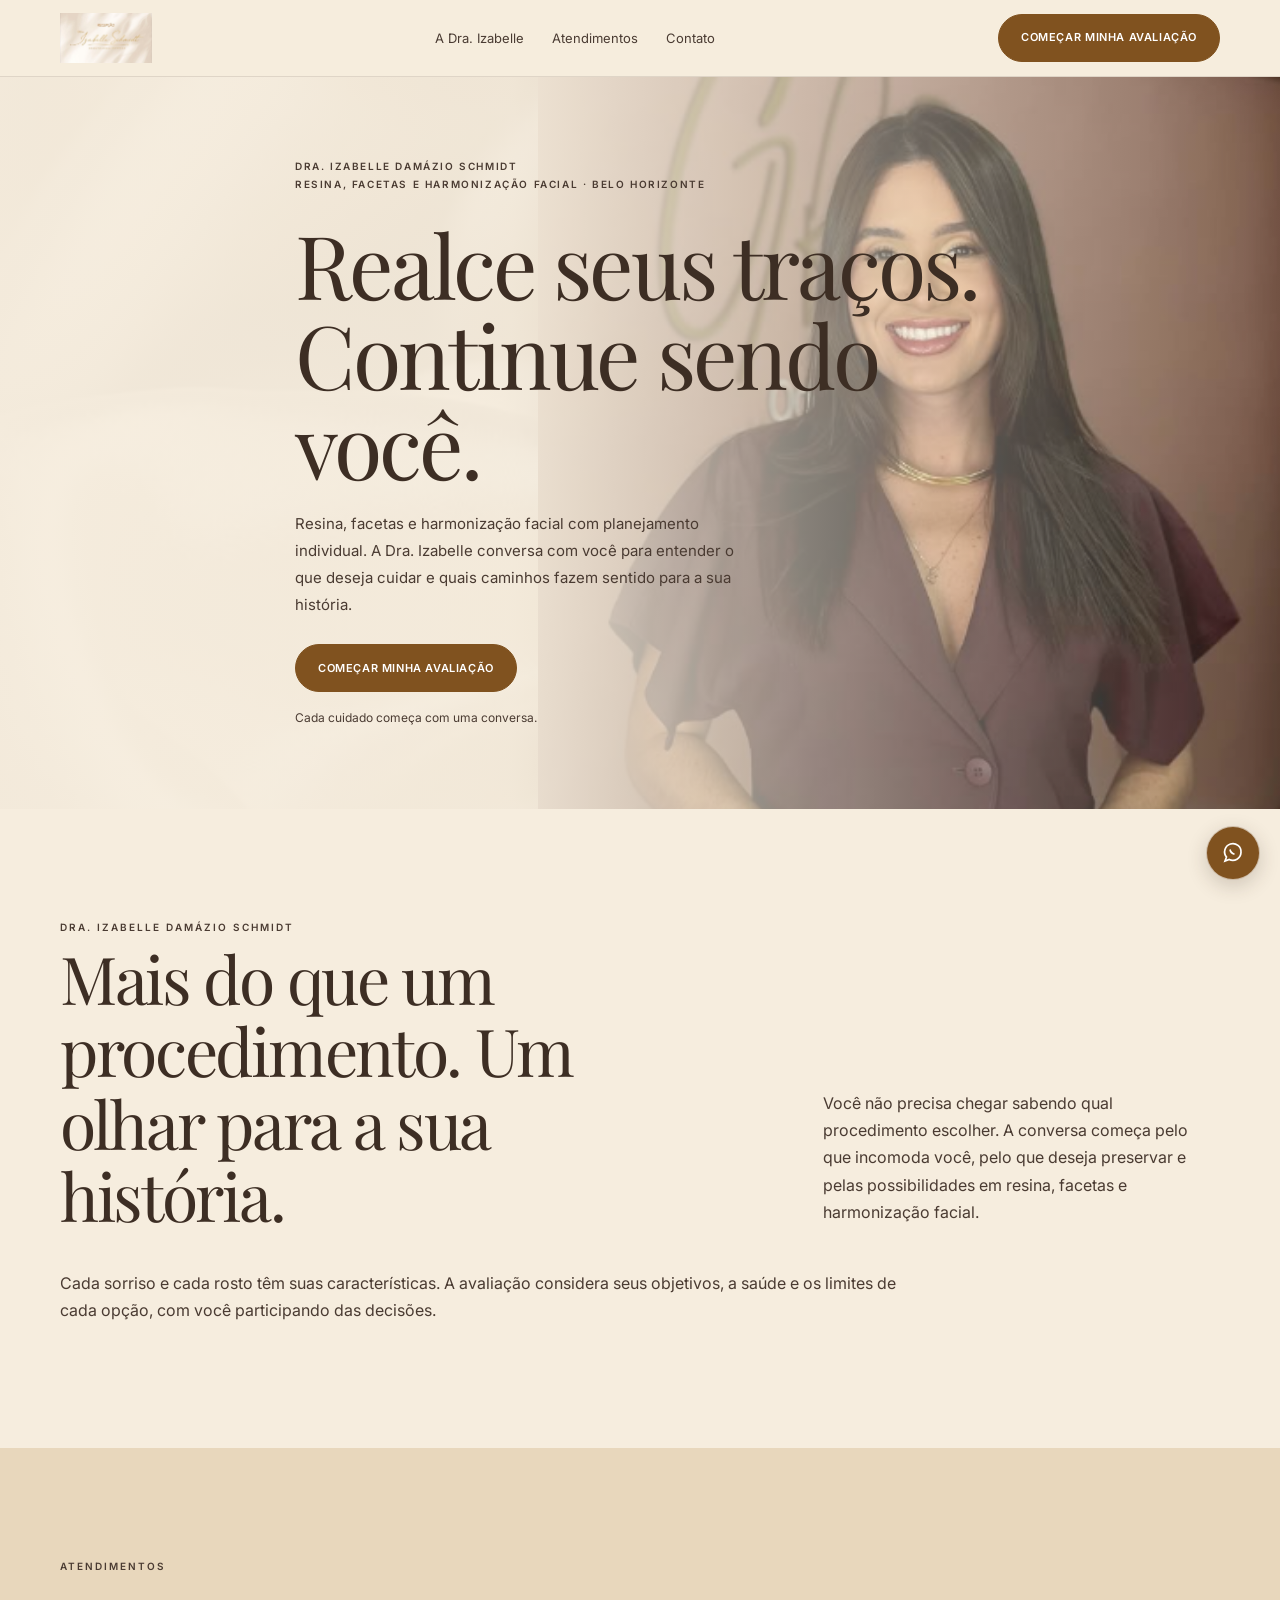
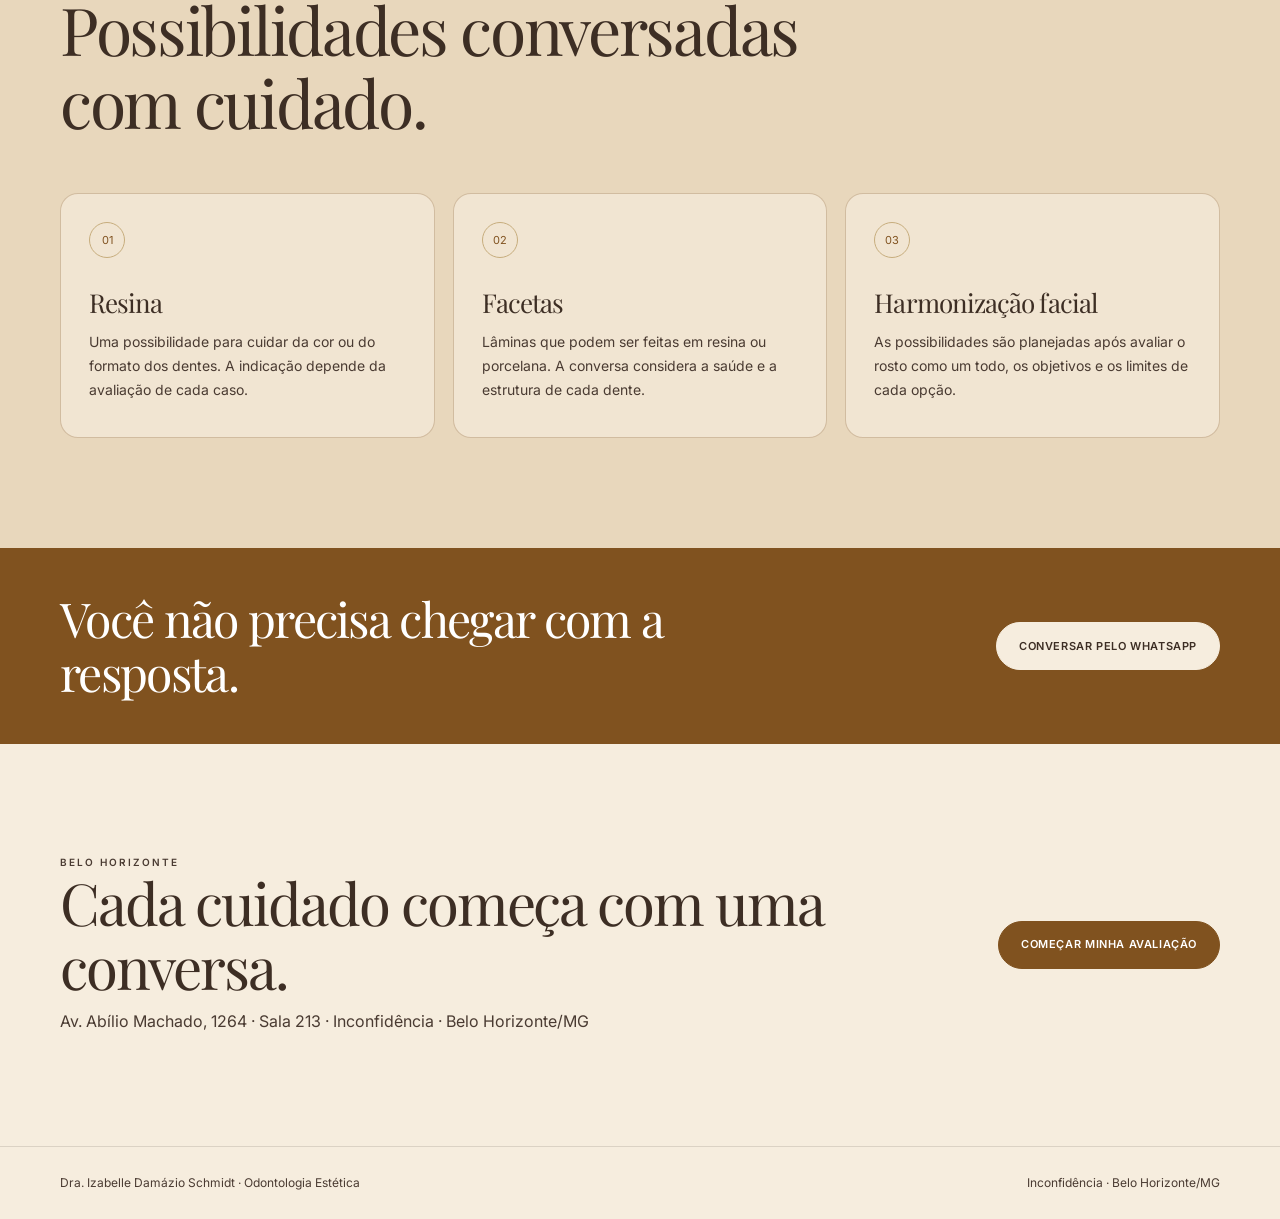
<file: landing-page.html>
<!doctype html>
<html lang="pt-BR">
<head>
  <meta charset="utf-8">
  <meta name="viewport" content="width=device-width, initial-scale=1">
  <meta name="theme-color" content="#F6EDDE">
  <title>Dra. Izabelle Damázio Schmidt | Odontologia Estética</title>
  <meta name="description" content="Resina, facetas e harmonização facial em Belo Horizonte. Conheça a Dra. Izabelle e converse sobre uma avaliação.">
  <link rel="preconnect" href="https://fonts.googleapis.com">
  <link rel="preconnect" href="https://fonts.gstatic.com" crossorigin>
  <link href="https://fonts.googleapis.com/css2?family=Inter:wght@400;500;600;700&family=Playfair+Display:wght@400;500;600&display=swap" rel="stylesheet">
  <style>
    :root{--cream:#F6EDDE;--sand:#E8D7BC;--coffee:#3D2E24;--body:#4A3B32;--bronze:#80521F;--line:#C7AD7D;--serif:"Playfair Display",Georgia,serif;--sans:Inter,Arial,sans-serif;--wrap:1160px}
    *{box-sizing:border-box}
    html{scroll-behavior:smooth;scroll-padding-top:88px}
    body{margin:0;background:var(--cream);color:var(--body);font:400 16px/1.7 var(--sans);-webkit-font-smoothing:antialiased}
    img{display:block;max-width:100%}
    a{color:inherit}
    .wrap{width:min(var(--wrap),calc(100% - 48px));margin-inline:auto}
    .eyebrow{margin:0 0 18px;color:var(--body);font-size:10px;font-weight:600;letter-spacing:.2em;text-transform:uppercase}
    h1,h2,h3,p{margin-top:0}
    .serif{font-family:var(--serif);font-weight:400;letter-spacing:-.035em;color:var(--coffee)}
    .site-header{position:sticky;top:0;z-index:20;background:rgba(246,237,222,.94);border-bottom:1px solid rgba(61,46,36,.12);backdrop-filter:blur(10px)}
    .header-inner{min-height:76px;display:flex;align-items:center;justify-content:space-between;gap:20px}
    .brand{display:flex;align-items:center;text-decoration:none}
    .brand img{width:92px;height:50px;object-fit:contain;object-position:left center}
    .nav{display:flex;align-items:center;gap:28px}
    .nav a{color:var(--body);font-size:13px;text-decoration:none}
    .nav a:hover,.nav a:focus-visible{color:var(--bronze);text-decoration:underline;text-underline-offset:5px}
    .header-cta,.button{display:inline-flex;align-items:center;justify-content:center;min-height:48px;padding:0 22px;border:1px solid var(--bronze);border-radius:999px;background:var(--bronze);color:#fff;text-decoration:none;font:600 11px/1.2 var(--sans);letter-spacing:.055em;text-transform:uppercase;transition:transform .2s,background-color .2s}
    .header-cta:hover,.button:hover{background:#684117;transform:translateY(-1px)}
    .menu-toggle{display:none;width:44px;height:44px;border:1px solid var(--line);border-radius:50%;background:transparent;color:var(--coffee);font-size:20px}
    .hero{position:relative;isolation:isolate;overflow:hidden;min-height:650px;display:grid;align-items:center;padding:56px 0;background:var(--cream) url("./assets/tecido-perolado.jpg") center/cover no-repeat}
    .hero:before{position:absolute;inset:0;z-index:-1;background:linear-gradient(90deg,rgba(246,237,222,.96) 0%,rgba(246,237,222,.92) 40%,rgba(246,237,222,.54) 63%,rgba(246,237,222,.04) 100%);content:""}
    .hero-photo{position:absolute;inset:0 0 0 auto;z-index:-2;width:58%;height:100%;overflow:hidden}
    .hero-photo img{width:100%;height:100%;object-fit:cover;object-position:center 22%}
    .hero-content{max-width:690px;padding:24px 0}
    .hero-kicker{max-width:420px;margin:0 0 26px;font-size:10px;font-weight:600;line-height:1.8;letter-spacing:.16em;text-transform:uppercase;color:var(--body)}
    .hero-kicker span{display:block}
    .hero h1{max-width:710px;margin:0 0 22px;font-size:clamp(48px,7.4vw,88px);line-height:1.02}
    .hero h1 span{display:block}
    .hero h1 em{font-style:normal}
    .hero-copy{max-width:440px;margin:0 0 26px;font-size:15px;line-height:1.8}
    .hero-note{margin:16px 0 0;font-size:12px}
    .section{padding:clamp(64px,9vw,110px) 0}
    .section--sand{background:var(--sand)}
    .intro-grid{display:grid;grid-template-columns:minmax(0,1.25fr) minmax(280px,.75fr);gap:clamp(40px,8vw,110px);align-items:end}
    .intro-grid h2{max-width:750px;margin:0;font-size:clamp(38px,5.4vw,66px);line-height:1.1}
    .intro-grid p{max-width:430px;margin:0 0 6px}
    .story-copy{max-width:850px;margin-top:38px}
    .story-copy p{margin:0 0 14px}
    .cards{display:grid;grid-template-columns:repeat(3,minmax(0,1fr));gap:18px;margin-top:38px}
    .card{min-height:245px;padding:28px;border:1px solid rgba(128,82,31,.28);border-radius:18px;background:rgba(246,237,222,.64)}
    .card-number{display:grid;width:36px;height:36px;place-items:center;margin-bottom:30px;border:1px solid var(--line);border-radius:50%;color:var(--bronze);font-size:11px}
    .card h3{margin-bottom:12px;font-size:26px;line-height:1.15}
    .card p{margin:0;font-size:14px}
    .conversation{padding:44px 0;background:var(--bronze);color:#fff}
    .conversation-inner{display:flex;align-items:center;justify-content:space-between;gap:28px}
    .conversation h2{max-width:650px;margin:0;color:#fff;font-size:clamp(30px,4vw,48px);line-height:1.12}
    .conversation .button{flex:0 0 auto;background:var(--cream);border-color:var(--cream);color:var(--coffee)}
    .conversation .button:hover{background:#fff}
    .contact-grid{display:grid;grid-template-columns:1fr auto;gap:30px;align-items:center}
    .contact-grid h2{margin:0 0 10px;font-size:clamp(38px,5vw,58px);line-height:1.1}
    .contact-grid p{margin:0}
    .site-footer{padding:26px 0;border-top:1px solid rgba(61,46,36,.14);font-size:12px}
    .footer-inner{display:flex;justify-content:space-between;gap:20px;flex-wrap:wrap}
    .footer-inner p{margin:0}
    .wa-float{position:fixed;right:20px;bottom:20px;z-index:25;display:grid;width:54px;height:54px;place-items:center;border:1px solid rgba(255,255,255,.6);border-radius:50%;background:var(--bronze);color:#fff;text-decoration:none;box-shadow:0 6px 20px rgba(61,46,36,.2)}
    .wa-float svg{width:24px;height:24px;fill:none;stroke:currentColor;stroke-width:1.7}
    a:focus-visible,button:focus-visible{outline:3px solid #9B6D31;outline-offset:4px}
    @media(max-width:760px){
      .wrap{width:calc(100% - 40px)}
      .header-inner{min-height:66px}
      .brand img{width:78px;height:44px}
      .menu-toggle{display:grid;place-items:center}
      .header-cta{display:none}
      .nav{position:absolute;top:100%;left:0;right:0;display:none;align-items:stretch;gap:0;padding:8px 20px 18px;border-bottom:1px solid rgba(61,46,36,.12);background:var(--cream)}
      .nav.is-open{display:flex;flex-direction:column}
      .nav a{padding:12px 0;border-bottom:1px solid rgba(61,46,36,.1)}
      .nav a:last-child{border:0}
      .hero{display:flex;flex-direction:column;align-items:stretch;min-height:0;padding:0 0 50px;background-size:100% auto;background-repeat:repeat-y}
      .hero:before{background:linear-gradient(180deg,rgba(246,237,222,.05) 0%,rgba(246,237,222,.08) 47%,rgba(246,237,222,.92) 100%)}
      .hero-photo{position:relative;inset:auto;width:100%;height:auto;aspect-ratio:1.4/1;margin:0 0 22px}
      .hero-photo img{object-position:center 20%}
      .hero-content{width:100%;max-width:none;padding:0 20px}
      .hero-kicker{margin-bottom:14px;font-size:9px;line-height:1.6;letter-spacing:.13em}
      .hero h1{font-size:clamp(40px,10.8vw,50px);line-height:1.08;letter-spacing:-.035em;margin-bottom:16px}
      .hero h1 span{display:inline}
      .hero-copy{max-width:38ch;font-size:14px;line-height:1.7;margin-bottom:19px}
      .intro-grid{grid-template-columns:1fr;gap:18px}
      .intro-grid h2{font-size:clamp(36px,9vw,46px)}
      .intro-grid p{font-size:14px}
      .story-copy{margin-top:24px}
      .cards{grid-template-columns:1fr;gap:12px;margin-top:24px}
      .card{min-height:0;padding:22px}
      .card-number{margin-bottom:18px}
      .card h3{font-size:23px}
      .conversation{padding:34px 0}
      .conversation-inner{align-items:flex-start;flex-direction:column}
      .conversation h2{font-size:clamp(29px,8vw,38px)}
      .contact-grid{grid-template-columns:1fr;gap:22px}
      .site-footer{padding-bottom:90px}
      .wa-float{right:15px;bottom:15px;width:50px;height:50px}
    }
    @media(prefers-reduced-motion:reduce){html{scroll-behavior:auto}.header-cta,.button{transition:none}}
  </style>
</head>
<body>
  <header class="site-header">
    <div class="wrap header-inner">
      <a class="brand" href="#inicio" aria-label="Dra. Izabelle Damázio Schmidt, início"><img src="./assets/logo-dra-izabelle.jpg" alt="Dra. Izabelle Damázio Schmidt"></a>
      <button class="menu-toggle" type="button" aria-label="Abrir menu" aria-expanded="false" aria-controls="navigation">☰</button>
      <nav class="nav" id="navigation" aria-label="Navegação principal">
        <a href="#sobre">A Dra. Izabelle</a><a href="#atendimentos">Atendimentos</a><a href="#contato">Contato</a>
      </nav>
      <a class="header-cta js-whatsapp" href="https://wa.me/553190967816?text=Ol%C3%A1!%20Vi%20o%20site%20da%20Dra%20Izabelle%20e%20gostaria%20de%20saber%20mais%20sobre%20uma%20avalia%C3%A7%C3%A3o." target="_blank" rel="noopener noreferrer">Começar minha avaliação</a>
    </div>
  </header>
  <main id="inicio">
    <section class="hero" aria-labelledby="hero-title">
      <div class="hero-photo"><img src="./assets/dra-izabelle-hero.png" alt="Dra. Izabelle Damázio Schmidt em seu consultório" width="421" height="502" fetchpriority="high"></div>
      <div class="wrap hero-content">
        <p class="hero-kicker"><span>Dra. Izabelle Damázio Schmidt</span><span>Resina, facetas e harmonização facial · Belo Horizonte</span></p>
        <h1 id="hero-title" class="serif"><span>Realce seus traços.</span><span>Continue sendo <em>você.</em></span></h1>
        <p class="hero-copy">Resina, facetas e harmonização facial com planejamento individual. A Dra. Izabelle conversa com você para entender o que deseja cuidar e quais caminhos fazem sentido para a sua história.</p>
        <a class="button js-whatsapp" href="https://wa.me/553190967816?text=Ol%C3%A1!%20Vi%20o%20site%20da%20Dra%20Izabelle%20e%20gostaria%20de%20saber%20mais%20sobre%20uma%20avalia%C3%A7%C3%A3o." target="_blank" rel="noopener noreferrer">Começar minha avaliação</a>
        <p class="hero-note">Cada cuidado começa com uma conversa.</p>
      </div>
    </section>
    <section class="section" id="sobre">
      <div class="wrap">
        <div class="intro-grid">
          <div><p class="eyebrow">Dra. Izabelle Damázio Schmidt</p><h2 class="serif">Mais do que um procedimento. Um olhar para a sua história.</h2></div>
          <p>Você não precisa chegar sabendo qual procedimento escolher. A conversa começa pelo que incomoda você, pelo que deseja preservar e pelas possibilidades em resina, facetas e harmonização facial.</p>
        </div>
        <div class="story-copy"><p>Cada sorriso e cada rosto têm suas características. A avaliação considera seus objetivos, a saúde e os limites de cada opção, com você participando das decisões.</p></div>
      </div>
    </section>
    <section class="section section--sand" id="atendimentos">
      <div class="wrap">
        <p class="eyebrow">Atendimentos</p>
        <h2 class="serif" style="max-width:780px;font-size:clamp(38px,5.4vw,66px);line-height:1.1">Possibilidades conversadas com cuidado.</h2>
        <div class="cards">
          <article class="card"><span class="card-number">01</span><h3 class="serif">Resina</h3><p>Uma possibilidade para cuidar da cor ou do formato dos dentes. A indicação depende da avaliação de cada caso.</p></article>
          <article class="card"><span class="card-number">02</span><h3 class="serif">Facetas</h3><p>Lâminas que podem ser feitas em resina ou porcelana. A conversa considera a saúde e a estrutura de cada dente.</p></article>
          <article class="card"><span class="card-number">03</span><h3 class="serif">Harmonização facial</h3><p>As possibilidades são planejadas após avaliar o rosto como um todo, os objetivos e os limites de cada opção.</p></article>
        </div>
      </div>
    </section>
    <section class="conversation">
      <div class="wrap conversation-inner"><h2 class="serif">Você não precisa chegar com a resposta.</h2><a class="button js-whatsapp" href="https://wa.me/553190967816?text=Ol%C3%A1!%20Vi%20o%20site%20da%20Dra%20Izabelle%20e%20gostaria%20de%20saber%20mais%20sobre%20uma%20avalia%C3%A7%C3%A3o." target="_blank" rel="noopener noreferrer">Conversar pelo WhatsApp</a></div>
    </section>
    <section class="section" id="contato">
      <div class="wrap contact-grid"><div><p class="eyebrow">Belo Horizonte</p><h2 class="serif">Cada cuidado começa com uma conversa.</h2><p>Av. Abílio Machado, 1264 · Sala 213 · Inconfidência · Belo Horizonte/MG</p></div><a class="button js-whatsapp" href="https://wa.me/553190967816?text=Ol%C3%A1!%20Vi%20o%20site%20da%20Dra%20Izabelle%20e%20gostaria%20de%20saber%20mais%20sobre%20uma%20avalia%C3%A7%C3%A3o." target="_blank" rel="noopener noreferrer">Começar minha avaliação</a></div>
    </section>
  </main>
  <footer class="site-footer"><div class="wrap footer-inner"><p>Dra. Izabelle Damázio Schmidt · Odontologia Estética</p><p>Inconfidência · Belo Horizonte/MG</p></div></footer>
  <a class="wa-float js-whatsapp" href="https://wa.me/553190967816?text=Ol%C3%A1!%20Vi%20o%20site%20da%20Dra%20Izabelle%20e%20gostaria%20de%20saber%20mais%20sobre%20uma%20avalia%C3%A7%C3%A3o." target="_blank" rel="noopener noreferrer" aria-label="Conversar com a Dra. Izabelle pelo WhatsApp"><svg viewBox="0 0 24 24" aria-hidden="true"><path d="M20 11.5a8.2 8.2 0 0 1-11.8 7L4 20l1.5-4A8.2 8.2 0 1 1 20 11.5Z"/><path d="M9 8.5c.5 2.5 2 4 4.5 4.7"/></svg></a>
  <script>
    const menu=document.querySelector('.menu-toggle'),nav=document.querySelector('#navigation');
    menu.addEventListener('click',()=>{const open=menu.getAttribute('aria-expanded')!=='true';menu.setAttribute('aria-expanded',String(open));menu.setAttribute('aria-label',open?'Fechar menu':'Abrir menu');nav.classList.toggle('is-open',open)});
    nav.querySelectorAll('a').forEach(link=>link.addEventListener('click',()=>{menu.setAttribute('aria-expanded','false');menu.setAttribute('aria-label','Abrir menu');nav.classList.remove('is-open')}));
  </script>
</body>
</html>
</file>
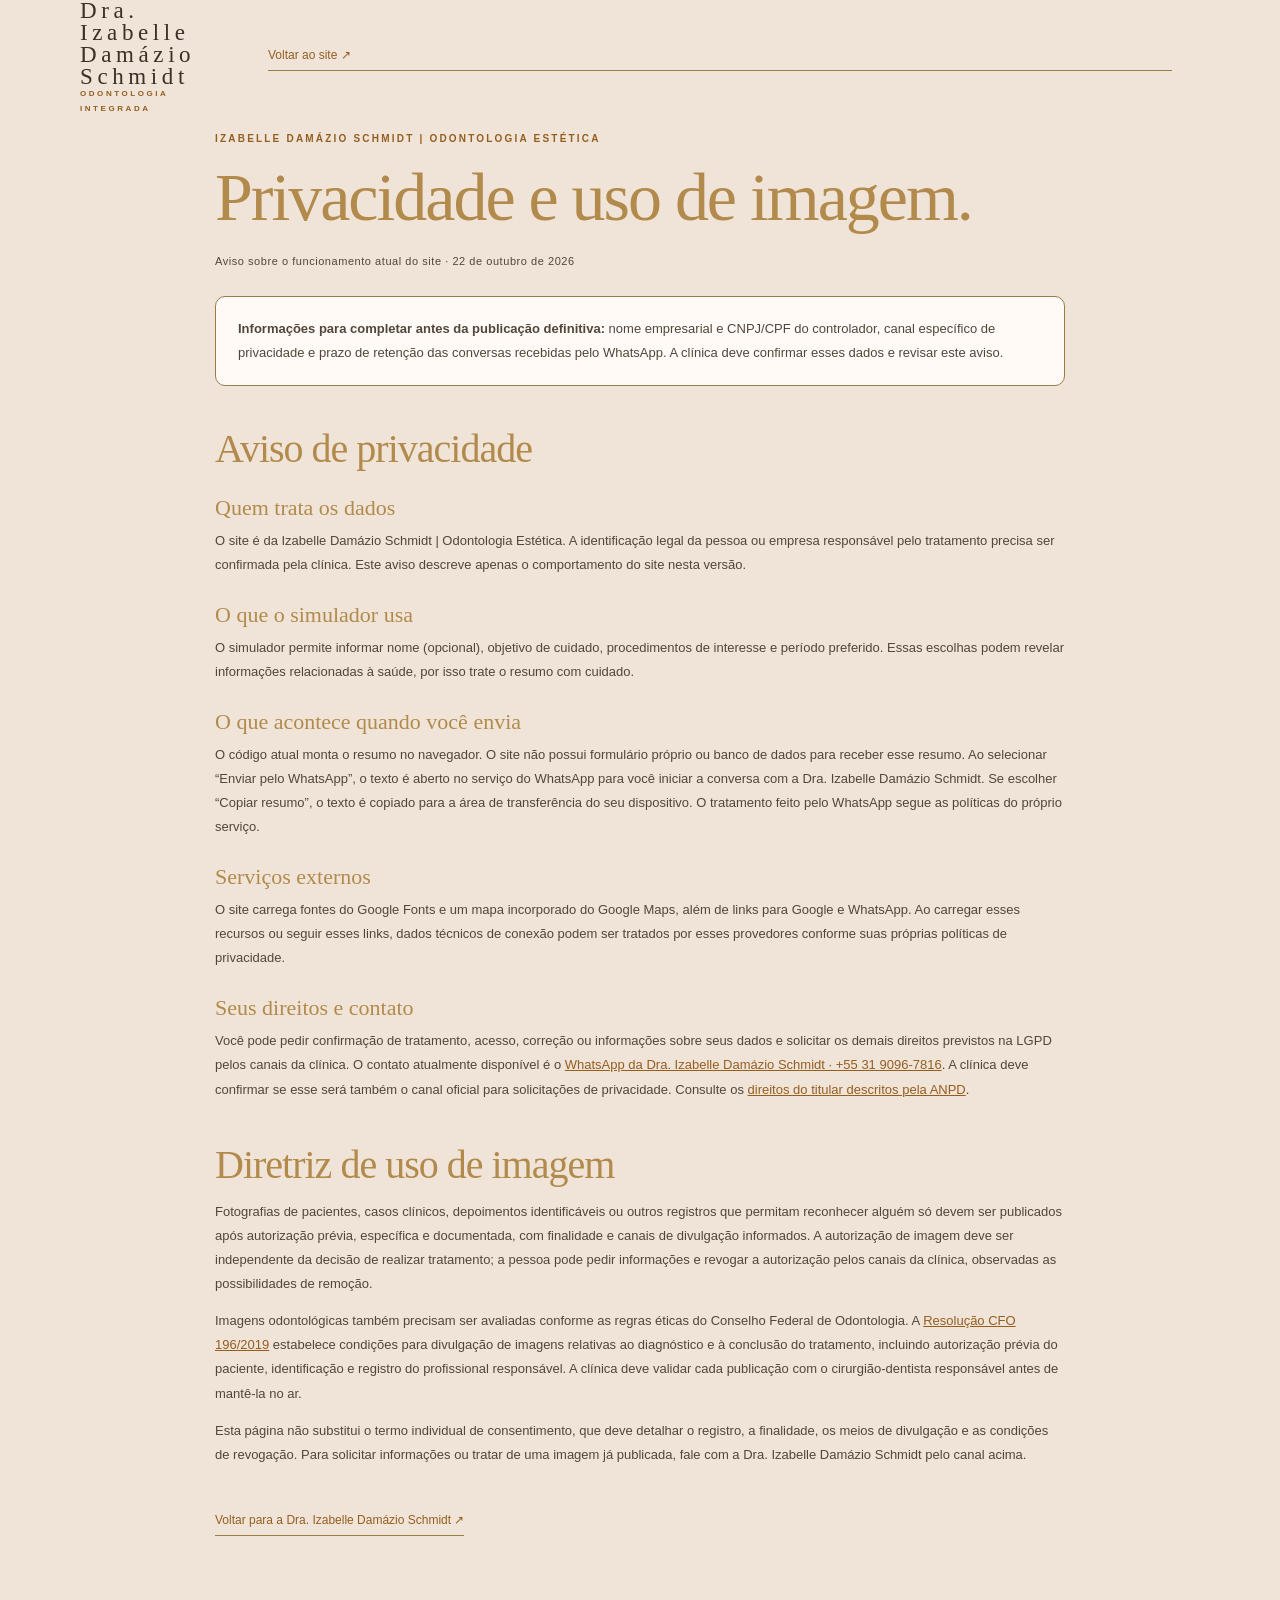
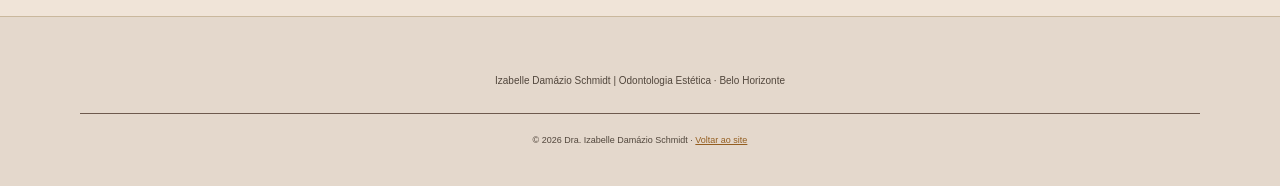
<file: privacidade.html>
<!doctype html>
<html lang="pt-BR"><head><meta charset="utf-8"><meta name="viewport" content="width=device-width, initial-scale=1"><meta name="theme-color" content="#F3ECE4"><title>Privacidade e uso de imagem | Dra. Izabelle Damázio Schmidt</title><meta name="description" content="Aviso de privacidade do site da Izabelle Damázio Schmidt | Odontologia Estética e diretrizes para o uso de imagens."><link rel="stylesheet" href="./style.css"></head><body>
<header class="site-header"><div class="wrap header-inner"><a class="wordmark" href="./index.html" aria-label="Dra. Izabelle Damázio Schmidt, página inicial"><strong>Dra. Izabelle Damázio Schmidt</strong><small>ODONTOLOGIA INTEGRADA</small></a><a class="text-link" href="./index.html">Voltar ao site ↗</a></div></header>
<main class="legal-page"><div class="wrap"><div class="eyebrow">Izabelle Damázio Schmidt | Odontologia Estética</div><h1 class="serif">Privacidade e uso de imagem.</h1><p class="legal-meta">Aviso sobre o funcionamento atual do site · 22 de outubro de 2026</p>
<div class="legal-panel"><p><strong>Informações para completar antes da publicação definitiva:</strong> nome empresarial e CNPJ/CPF do controlador, canal específico de privacidade e prazo de retenção das conversas recebidas pelo WhatsApp. A clínica deve confirmar esses dados e revisar este aviso.</p></div>
<section id="privacidade"><h2 class="serif">Aviso de privacidade</h2><h3>Quem trata os dados</h3><p>O site é da Izabelle Damázio Schmidt | Odontologia Estética. A identificação legal da pessoa ou empresa responsável pelo tratamento precisa ser confirmada pela clínica. Este aviso descreve apenas o comportamento do site nesta versão.</p>
<h3>O que o simulador usa</h3><p>O simulador permite informar nome (opcional), objetivo de cuidado, procedimentos de interesse e período preferido. Essas escolhas podem revelar informações relacionadas à saúde, por isso trate o resumo com cuidado.</p>
<h3>O que acontece quando você envia</h3><p>O código atual monta o resumo no navegador. O site não possui formulário próprio ou banco de dados para receber esse resumo. Ao selecionar “Enviar pelo WhatsApp”, o texto é aberto no serviço do WhatsApp para você iniciar a conversa com a Dra. Izabelle Damázio Schmidt. Se escolher “Copiar resumo”, o texto é copiado para a área de transferência do seu dispositivo. O tratamento feito pelo WhatsApp segue as políticas do próprio serviço.</p>
<h3>Serviços externos</h3><p>O site carrega fontes do Google Fonts e um mapa incorporado do Google Maps, além de links para Google e WhatsApp. Ao carregar esses recursos ou seguir esses links, dados técnicos de conexão podem ser tratados por esses provedores conforme suas próprias políticas de privacidade.</p>
<h3>Seus direitos e contato</h3><p>Você pode pedir confirmação de tratamento, acesso, correção ou informações sobre seus dados e solicitar os demais direitos previstos na LGPD pelos canais da clínica. O contato atualmente disponível é o <a href="https://wa.me/553190967816" target="_blank" rel="noopener noreferrer">WhatsApp da Dra. Izabelle Damázio Schmidt · +55 31 9096-7816</a>. A clínica deve confirmar se esse será também o canal oficial para solicitações de privacidade. Consulte os <a href="https://www.gov.br/anpd/pt-br/assuntos/titular-de-dados/direito-dos-titulares" target="_blank" rel="noopener noreferrer">direitos do titular descritos pela ANPD</a>.</p></section>
<section id="imagens"><h2 class="serif">Diretriz de uso de imagem</h2><p>Fotografias de pacientes, casos clínicos, depoimentos identificáveis ou outros registros que permitam reconhecer alguém só devem ser publicados após autorização prévia, específica e documentada, com finalidade e canais de divulgação informados. A autorização de imagem deve ser independente da decisão de realizar tratamento; a pessoa pode pedir informações e revogar a autorização pelos canais da clínica, observadas as possibilidades de remoção.</p><p>Imagens odontológicas também precisam ser avaliadas conforme as regras éticas do Conselho Federal de Odontologia. A <a href="https://sistemas.cfo.org.br/visualizar/atos/RESOLU%25C3%2587%25C3%2583O/SEC/2019/196" target="_blank" rel="noopener noreferrer">Resolução CFO 196/2019</a> estabelece condições para divulgação de imagens relativas ao diagnóstico e à conclusão do tratamento, incluindo autorização prévia do paciente, identificação e registro do profissional responsável. A clínica deve validar cada publicação com o cirurgião-dentista responsável antes de mantê-la no ar.</p><p>Esta página não substitui o termo individual de consentimento, que deve detalhar o registro, a finalidade, os meios de divulgação e as condições de revogação. Para solicitar informações ou tratar de uma imagem já publicada, fale com a Dra. Izabelle Damázio Schmidt pelo canal acima.</p></section>
<a class="text-link legal-back" href="./index.html">Voltar para a Dra. Izabelle Damázio Schmidt ↗</a></div></main>
<footer class="site-footer"><div class="wrap"><p>Izabelle Damázio Schmidt | Odontologia Estética · Belo Horizonte</p><p class="copyright">© <span id="year"></span> Dra. Izabelle Damázio Schmidt · <a href="./index.html">Voltar ao site</a></p></div></footer><script>document.querySelector('#year').textContent=new Date().getFullYear()</script></body></html>
</file>
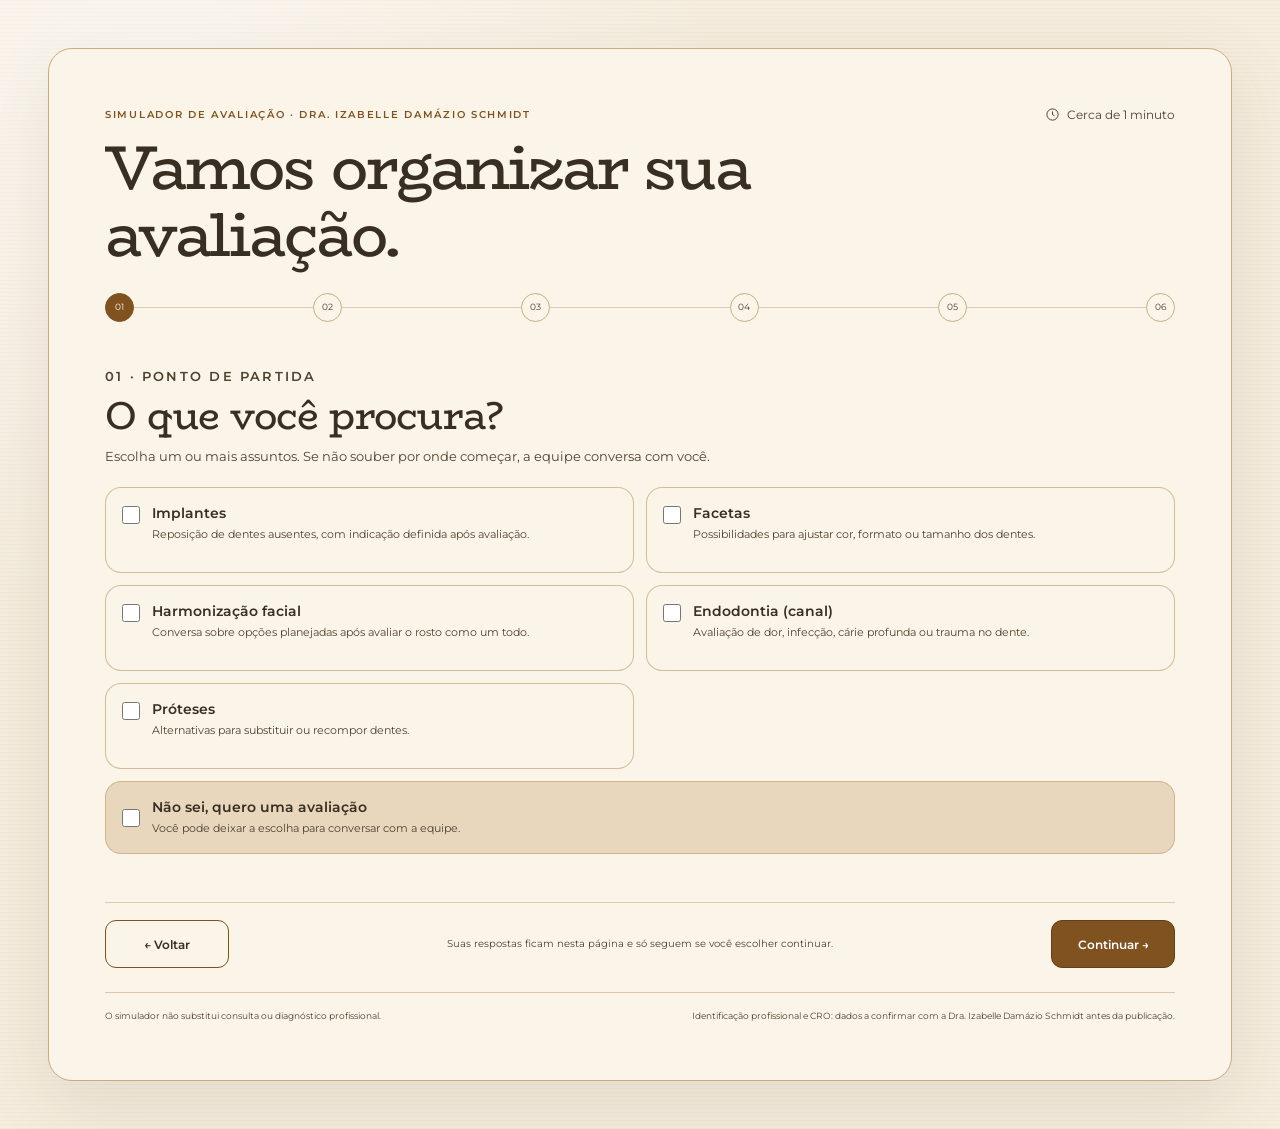
<file: simulador-avaliacao.html>
<!doctype html>
<html lang="pt-BR">
<head>
  <meta charset="utf-8">
  <meta name="viewport" content="width=device-width, initial-scale=1">
  <meta name="theme-color" content="#F0E4D8">
  <title>Simulador de avaliação | Izabelle Damázio Schmidt | Odontologia Estética</title>
  <link rel="preconnect" href="https://fonts.googleapis.com">
  <link rel="preconnect" href="https://fonts.gstatic.com" crossorigin>
  <link href="https://fonts.googleapis.com/css2?family=BioRhyme:wght@300;400;500;600;700&family=Montserrat:wght@400;500;600;700&display=swap" rel="stylesheet">
  <style>
    :root{color-scheme:light dark;--bg:#F0E4D8;--paper:#F0E4D8;--paper-2:#E4D8CC;--fabric-shadow:#E4CCC0;--signature:#987D46;--caramel:#945E20;--sand:#BCA480;--ink:#3A3027;--muted:#51463C;--line:#E4CCC0;--accent:#945E20;--accent-dark:#945E20;--focus:#987D46;--shadow:0 24px 70px #4b30241c;--serif:"BioRhyme",Georgia,serif;--sans:Montserrat,Arial,sans-serif}
    *{box-sizing:border-box}html{scroll-behavior:smooth}body{margin:0;min-height:100vh;padding:clamp(16px,4vw,48px);background:var(--bg);color:var(--ink);font:400 15px/1.6 var(--sans)}button,input{font:inherit}button{color:inherit}.shell{width:100%;max-width:none;margin:auto}.wizard{position:relative;overflow:hidden;width:100%;padding:clamp(24px,5vw,56px);border:1px solid var(--line);border-radius:24px;background:var(--paper);box-shadow:var(--shadow)}.topline{display:flex;justify-content:space-between;align-items:center;gap:18px}.kicker,.step-kicker{margin:0;color:var(--accent);font-size:10px;font-weight:600;letter-spacing:.17em;text-transform:uppercase}.duration{display:flex;align-items:center;gap:7px;color:var(--muted);font-size:12px;white-space:nowrap}.duration svg{width:15px;height:15px;stroke:currentColor;fill:none;stroke-width:1.6}.title{max-width:760px;margin:10px 0 25px;font:400 clamp(34px,6vw,62px)/1.08 var(--serif);letter-spacing:-.035em}.progress{position:relative;margin:0 0 clamp(28px,5vw,44px)}.progress:before,.progress-fill{position:absolute;top:14px;left:14px;height:1px;content:""}.progress:before{right:14px;background:color-mix(in srgb,var(--line) 55%,transparent)}.progress-fill{z-index:1;width:0;background:var(--accent);transition:width 250ms ease}.progress ol{position:relative;z-index:2;display:flex;justify-content:space-between;padding:0;margin:0;list-style:none}.progress li{display:grid;width:29px;height:29px;place-items:center;border:1px solid var(--line);border-radius:50%;background:var(--paper);color:var(--muted);font-size:9px;transition:background 250ms,color 250ms,border-color 250ms}.progress li[aria-current=step],.progress li.done{border-color:var(--accent);background:var(--accent);color:#fff8f4}.screen[hidden]{display:none}.screen{animation:enter 250ms ease both}.screen-heading{margin:0 0 20px}.screen-heading h2{margin:6px 0 8px;font:400 clamp(25px,4vw,39px)/1.15 var(--serif);letter-spacing:-.02em}.screen-heading p{max-width:720px;margin:0;color:var(--muted);font-size:13px}.card-grid{display:grid;grid-template-columns:repeat(2,minmax(0,1fr));gap:12px}.choice-card,.period-card{position:relative;display:flex;align-items:flex-start;gap:12px;min-width:0;min-height:86px;padding:16px;border:1px solid color-mix(in srgb,var(--line) 78%,transparent);border-radius:16px;background:var(--paper);cursor:pointer;transition:transform 250ms,border-color 250ms,background 250ms,box-shadow 250ms}.choice-card:hover,.period-card:hover{transform:translateY(-2px);border-color:var(--accent);box-shadow:0 8px 22px #593a3214}.choice-card:has(input:checked),.period-card:has(input:checked){border-color:var(--accent);background:var(--paper-2);box-shadow:inset 0 0 0 1px var(--accent)}.choice-card input,.period-card input{width:18px;height:18px;flex:0 0 auto;margin:2px 0 0;accent-color:var(--accent)}.choice-copy{display:grid;gap:4px;min-width:0}.choice-copy strong{font-size:14px;font-weight:600;line-height:1.35}.choice-copy small{color:var(--muted);font-size:11px;line-height:1.5}.choice-card.unsure{grid-column:1/-1;min-height:68px;align-items:center;background:var(--paper-2)}.help-note{margin:12px 0 0;color:var(--muted);font-size:11px}.question-block{padding:20px 0;border-top:1px solid color-mix(in srgb,var(--line) 58%,transparent)}.question-block:first-child{padding-top:0;border:0}.question-block h3{margin:0 0 12px;font:500 21px/1.25 var(--serif)}.question-block>p{margin:0 0 12px;color:var(--muted);font-size:12px}.pills{display:flex;flex-wrap:wrap;gap:8px}.pill{position:relative}.pill input{position:absolute;width:1px;height:1px;opacity:0}.pill span{display:block;padding:9px 13px;border:1px solid var(--line);border-radius:999px;background:var(--paper);font-size:12px;cursor:pointer;transition:background 250ms,color 250ms,border-color 250ms}.pill input:checked+span{border-color:var(--accent);background:var(--accent);color:#fff8f4}.pill input:focus-visible+span{outline:3px solid var(--focus);outline-offset:3px}.odontogram-wrap,.face-map-wrap{overflow:hidden;padding:15px;border:1px solid color-mix(in srgb,var(--line) 70%,transparent);border-radius:18px;background:var(--paper-2)}.svg-scroll{overflow-x:auto;padding:2px 0 7px;overscroll-behavior-inline:contain}.odontogram{display:block;width:100%;min-width:590px;height:auto}.arch-label{fill:var(--muted);font:10px var(--sans);letter-spacing:1px}.tooth-hit{cursor:pointer;outline:none}.tooth-shape{fill:var(--paper);stroke:var(--accent);stroke-width:1.5;transition:fill 180ms,stroke-width 180ms}.tooth-label{fill:var(--ink);font:8px var(--sans);pointer-events:none}.tooth-hit:hover .tooth-shape,.tooth-hit:focus .tooth-shape,.tooth-hit[aria-pressed=true] .tooth-shape{fill:var(--line);stroke-width:2.5}.face-map{display:block;width:min(100%,360px);height:auto;margin:auto}.face-outline{fill:var(--paper);stroke:var(--accent-dark);stroke-width:2}.face-detail{fill:none;stroke:var(--muted);stroke-width:1.5;stroke-linecap:round}.face-hit{cursor:pointer;outline:none}.face-hit ellipse{fill:#c99c8130;stroke:var(--accent);stroke-width:1.5;transition:fill 180ms,stroke-width 180ms}.face-hit:hover ellipse,.face-hit:focus ellipse,.face-hit[aria-pressed=true] ellipse{fill:#c99c81a0;stroke-width:3}.svg-instruction{margin:9px 0 0;color:var(--muted);font-size:10px;text-align:center}.urgent{margin:12px 0;padding:15px 17px;border:1px solid #a64632;border-left:4px solid #a64632;border-radius:12px;background:#a6463210;color:var(--ink)}.urgent strong{display:block;margin-bottom:5px;color:#8c2e20;font-size:13px}.urgent p{margin:4px 0;font-size:12px}.period-grid{display:grid;grid-template-columns:repeat(3,minmax(0,1fr));gap:12px}.period-card{min-height:112px;align-items:center}.period-icon{display:grid;width:38px;height:38px;flex:0 0 auto;place-items:center;border:1px solid var(--line);border-radius:50%;color:var(--accent)}.period-icon svg{width:19px;height:19px;fill:none;stroke:currentColor;stroke-width:1.5;stroke-linecap:round;stroke-linejoin:round}.period-card .choice-copy strong{font:500 20px var(--serif)}.period-card .choice-copy small{font-size:10px}.chip-list{display:flex;flex-wrap:wrap;gap:8px;margin-top:18px}.chip-list legend{margin-bottom:9px;color:var(--muted);font-size:11px}.hours{margin:17px 0 0;padding:12px 14px;border-left:2px solid var(--line);background:var(--paper-2);color:var(--muted);font-size:11px}.hours.alert{color:var(--ink)}.scanner{display:grid;min-height:260px;place-items:center;text-align:center}.scanner-visual{position:relative;display:grid;width:104px;height:104px;place-items:center;margin:0 auto 18px;border:1px solid var(--line);border-radius:50%;color:var(--accent)}.scanner-visual svg{width:42px;height:42px;fill:none;stroke:currentColor;stroke-width:1.4}.scanner-visual:after{position:absolute;top:10px;left:10px;width:calc(100% - 20px);height:2px;background:var(--accent);box-shadow:0 0 12px var(--accent);content:"";animation:scan 1s ease-in-out infinite alternate}.scanner h2{margin:0;font:400 28px var(--serif)}.scanner p{margin:7px 0;color:var(--muted);font-size:12px}.summary-card{padding:clamp(18px,3vw,28px);border:1px solid var(--line);border-radius:18px;background:var(--paper-2)}.summary-head{display:flex;justify-content:space-between;gap:12px;align-items:flex-start;padding-bottom:14px;border-bottom:1px solid color-mix(in srgb,var(--line) 65%,transparent)}.summary-head h3{margin:0;font:400 25px var(--serif)}.summary-head p{margin:2px 0 0;color:var(--muted);font-size:11px}.summary-dl{display:grid;grid-template-columns:1fr 1fr;gap:14px;margin:17px 0}.summary-dl div{min-width:0}.summary-dl dt{color:var(--accent);font-size:9px;font-weight:700;letter-spacing:.12em;text-transform:uppercase}.summary-dl dd{margin:4px 0 0;font-size:12px;overflow-wrap:anywhere}.procedure-explanation{padding:13px 0;border-top:1px solid color-mix(in srgb,var(--line) 55%,transparent)}.procedure-explanation h4{margin:0 0 5px;font:500 18px var(--serif)}.procedure-explanation p{margin:0;color:var(--muted);font-size:11px;line-height:1.65}.eval-steps{margin:15px 0 0;padding:13px 15px;border-radius:12px;background:var(--paper);color:var(--muted);font-size:11px}.eval-steps strong{display:block;margin-bottom:4px;color:var(--ink)}.eval-steps p{margin:0}.optional-name{display:grid;gap:6px;margin-top:17px;font-size:11px}.optional-name input{width:100%;padding:12px 13px;border:1px solid var(--line);border-radius:10px;background:var(--paper);color:var(--ink)}.actions{display:grid;gap:11px}.ready-card{padding:20px;border:1px solid var(--line);border-radius:16px;background:var(--paper-2)}.ready-card h2{margin:0 0 5px;font:400 26px var(--serif)}.ready-card p{margin:0;color:var(--muted);font-size:12px}.btn-row{display:flex;flex-wrap:wrap;gap:10px;margin-top:17px}.btn{display:inline-flex;min-height:48px;align-items:center;justify-content:center;gap:9px;padding:12px 18px;border:1px solid var(--accent);border-radius:11px;background:transparent;color:var(--ink);font-size:12px;font-weight:600;text-decoration:none;cursor:pointer;transition:transform 250ms,background 250ms,color 250ms,box-shadow 250ms}.btn:hover{transform:translateY(-2px);box-shadow:0 7px 18px #593a321a}.btn.primary{background:var(--accent-dark);border-color:var(--accent-dark);color:#fff8f4}.btn.primary:hover{background:var(--accent)}.btn svg{width:17px;height:17px;fill:none;stroke:currentColor;stroke-width:1.7;stroke-linecap:round;stroke-linejoin:round}.inline-status{min-height:1.5em;margin:4px 0 0;color:var(--muted);font-size:11px}.notice{padding:12px 14px;border-radius:12px;background:var(--paper-2);color:var(--muted);font-size:10px;line-height:1.6}.notice strong{color:var(--ink)}.footer{display:flex;justify-content:space-between;gap:18px;align-items:flex-end;margin-top:24px;padding-top:16px;border-top:1px solid color-mix(in srgb,var(--line) 60%,transparent);color:var(--muted);font-size:9px}.footer p{margin:0}.footer-name{max-width:55%;text-align:right}.nav{display:flex;align-items:center;justify-content:space-between;gap:12px;margin-top:22px;padding-top:17px;border-top:1px solid color-mix(in srgb,var(--line) 55%,transparent)}.nav .btn{min-width:124px}.nav .hint{flex:1;color:var(--muted);font-size:10px;text-align:center}.nav[hidden]{display:none}.form-error{min-height:1.4em;margin:11px 0 0;color:#8c2e20;font-size:11px}.sr-only{position:absolute!important;width:1px!important;height:1px!important;padding:0!important;margin:-1px!important;overflow:hidden!important;clip:rect(0,0,0,0)!important;white-space:nowrap!important;border:0!important}button:focus-visible,a:focus-visible,input:focus-visible{outline:3px solid var(--focus);outline-offset:3px}
    @keyframes enter{from{opacity:0;transform:translateY(6px)}to{opacity:1;transform:none}}@keyframes scan{from{transform:translateY(0);opacity:.5}to{transform:translateY(82px);opacity:1}}
    @media(max-width:650px){body{padding:12px}.wizard{padding:22px 17px;border-radius:20px}.topline{align-items:flex-start}.duration{font-size:10px}.title{font-size:clamp(34px,9vw,46px);margin-bottom:22px}.card-grid{grid-template-columns:1fr}.choice-card.unsure{grid-column:auto}.period-grid{grid-template-columns:1fr;gap:8px}.period-card{min-height:76px}.summary-dl{grid-template-columns:1fr;gap:10px}.footer{display:grid;align-items:start}.footer-name{max-width:none;text-align:left}.nav .hint{display:none}.nav .btn{min-width:0;flex:1}.btn-row{display:grid;grid-template-columns:1fr}.btn-row .btn{width:100%}.question-block{padding-block:15px}}
    @media(prefers-color-scheme:dark){:root{color-scheme:dark;--bg:#201a18;--paper:#302522;--paper-2:#3e302b;--ink:#f7eee9;--muted:#d2beb5;--line:#a77961;--accent:#d2a17e;--accent-dark:#754d3d;--focus:#f1c28e;--shadow:0 24px 70px #0005}.choice-card:has(input:checked),.period-card:has(input:checked){background:#60483e}.tooth-shape{fill:#302522}.tooth-hit:hover .tooth-shape,.tooth-hit:focus .tooth-shape,.tooth-hit[aria-pressed=true] .tooth-shape{fill:#a77961}.face-outline{fill:#302522;stroke:#d2beb5}.urgent{background:#9c3b2a2b}.urgent strong{color:#ffb4a6}.btn.primary{color:#fff8f4}}
    @media(prefers-reduced-motion:reduce){*,*:before,*:after{scroll-behavior:auto!important;animation-duration:.01ms!important;animation-iteration-count:1!important;transition-duration:.01ms!important}}
  </style>
  <link rel="stylesheet" href="./simulador-paleta-teste.css">
</head>
<body>
<main class="shell">
  <div class="wizard" id="simulador" aria-labelledby="page-title">
    <div class="topline"><p class="kicker">SIMULADOR DE AVALIAÇÃO · Dra. Izabelle Damázio Schmidt</p><span class="duration"><svg viewBox="0 0 24 24" aria-hidden="true"><circle cx="12" cy="12" r="9"/><path d="M12 7v5l3 2"/></svg>Cerca de 1 minuto</span></div>
    <h1 class="title" id="page-title">Vamos organizar sua avaliação.</h1>
    <div class="progress" aria-label="Progresso do simulador"><div class="progress-fill" id="progress-fill"></div><ol><li aria-current="step">01</li><li>02</li><li>03</li><li>04</li><li>05</li><li>06</li></ol></div>
    <form id="evaluation-form" novalidate>
      <div id="live-region" aria-live="polite" aria-atomic="false">
        <section class="screen" data-screen="0" aria-labelledby="step-one-title">
          <div class="screen-heading"><p class="step-kicker">01 · PONTO DE PARTIDA</p><h2 id="step-one-title" tabindex="-1">O que você procura?</h2><p>Escolha um ou mais assuntos. Se não souber por onde começar, a equipe conversa com você.</p></div>
          <div class="card-grid" id="procedure-options">
            <label class="choice-card"><input type="checkbox" name="procedure" value="Implantes"><span class="choice-copy"><strong>Implantes</strong><small>Reposição de dentes ausentes, com indicação definida após avaliação.</small></span></label>
            <label class="choice-card"><input type="checkbox" name="procedure" value="Facetas"><span class="choice-copy"><strong>Facetas</strong><small>Possibilidades para ajustar cor, formato ou tamanho dos dentes.</small></span></label>
            <label class="choice-card"><input type="checkbox" name="procedure" value="Harmonização facial"><span class="choice-copy"><strong>Harmonização facial</strong><small>Conversa sobre opções planejadas após avaliar o rosto como um todo.</small></span></label>
            <label class="choice-card"><input type="checkbox" name="procedure" value="Endodontia (canal)"><span class="choice-copy"><strong>Endodontia (canal)</strong><small>Avaliação de dor, infecção, cárie profunda ou trauma no dente.</small></span></label>
            <label class="choice-card"><input type="checkbox" name="procedure" value="Próteses"><span class="choice-copy"><strong>Próteses</strong><small>Alternativas para substituir ou recompor dentes.</small></span></label>
            <label class="choice-card unsure"><input type="checkbox" name="procedure" value="Não sei, quero uma avaliação"><span class="choice-copy"><strong>Não sei, quero uma avaliação</strong><small>Você pode deixar a escolha para conversar com a equipe.</small></span></label>
          </div><p class="form-error" id="procedure-error" role="status"></p>
        </section>
        <section class="screen" data-screen="1" aria-labelledby="step-two-title" hidden>
          <div class="screen-heading"><p class="step-kicker">02 · ALGUMAS PERGUNTAS</p><h2 id="step-two-title" tabindex="-1">Conte só o que souber.</h2><p>As respostas são opcionais e ajudam a organizar a conversa. Não são um diagnóstico.</p></div>
          <div id="dynamic-questions"></div>
        </section>
        <section class="screen" data-screen="2" aria-labelledby="step-three-title" hidden>
          <div class="screen-heading"><p class="step-kicker">03 · SUA PREFERÊNCIA</p><h2 id="step-three-title" tabindex="-1">Qual período funciona melhor?</h2><p>A equipe confirma a disponibilidade com você pelo WhatsApp.</p></div>
          <fieldset style="border:0;padding:0;margin:0"><legend class="sr-only">Escolha o melhor período</legend><div class="period-grid">
            <label class="period-card"><input type="radio" name="period" value="Manhã"><span class="period-icon"><svg viewBox="0 0 24 24" aria-hidden="true"><circle cx="12" cy="12" r="4"/><path d="M12 2v2m0 16v2M4.93 4.93l1.42 1.42m11.3 11.3 1.42 1.42M2 12h2m16 0h2M4.93 19.07l1.42-1.42m11.3-11.3 1.42-1.42"/></svg></span><span class="choice-copy"><strong>Manhã</strong><small>Prefiro conversar pela manhã</small></span></label>
            <label class="period-card"><input type="radio" name="period" value="Tarde"><span class="period-icon"><svg viewBox="0 0 24 24" aria-hidden="true"><path d="M20.5 15.5A8.5 8.5 0 0 1 8.5 3.8 8.5 8.5 0 1 0 20.5 15.5Z"/></svg></span><span class="choice-copy"><strong>Tarde</strong><small>Prefiro conversar à tarde</small></span></label>
            <label class="period-card"><input type="radio" name="period" value="Horário flexível"><span class="period-icon"><svg viewBox="0 0 24 24" aria-hidden="true"><circle cx="12" cy="12" r="9"/><path d="M12 7v5l3 2"/></svg></span><span class="choice-copy"><strong>Horário flexível</strong><small>Posso combinar com a equipe</small></span></label>
          </div></fieldset>
          <fieldset class="chip-list" style="border:0;padding:0"><legend>Se quiser, indique também:</legend><label class="pill"><input type="checkbox" name="availability" value="Dias úteis"><span>Dias úteis</span></label><label class="pill"><input type="checkbox" name="availability" value="Sábado"><span>Sábado</span></label><label class="pill"><input type="checkbox" name="availability" value="Depois das 18h"><span>Depois das 18h</span></label></fieldset>
          <p class="hours" id="clinic-hours"></p><p class="hours" id="saturday-note" hidden></p><p class="form-error" id="period-error" role="status"></p>
        </section>
        <section class="screen" data-screen="3" aria-labelledby="scan-title" hidden>
          <div class="scanner"><div><div class="scanner-visual"><svg viewBox="0 0 24 24" aria-hidden="true"><path d="M4 8V5a1 1 0 0 1 1-1h3m8 0h3a1 1 0 0 1 1 1v3M20 16v3a1 1 0 0 1-1 1h-3m-8 0H5a1 1 0 0 1-1-1v-3M7 12h10M9 9v6m6-6v6"/></svg></div><h2 id="scan-title" tabindex="-1">Organizando sua avaliação…</h2><p>Estamos reunindo as respostas neste dispositivo.</p></div></div>
        </section>
        <section class="screen" data-screen="4" aria-labelledby="summary-title" hidden>
          <div class="screen-heading"><p class="step-kicker">05 · SUA FICHA</p><h2 id="summary-title" tabindex="-1">Confira o resumo.</h2><p>Você poderá voltar e editar antes de abrir o WhatsApp.</p></div>
          <div class="summary-card"><div class="summary-head"><div><h3>Ficha de avaliação</h3><p>Izabelle Damázio Schmidt | Odontologia Estética · Belo Horizonte</p></div><span class="kicker">RASCUNHO</span></div><dl class="summary-dl"><div><dt>Interesses</dt><dd id="summary-procedures"></dd></div><div><dt>Período</dt><dd id="summary-period"></dd></div><div><dt>Disponibilidade</dt><dd id="summary-availability"></dd></div><div><dt>Respostas</dt><dd id="summary-answers"></dd></div></dl><div id="summary-explanations"></div><div class="eval-steps"><strong>O que acontece na avaliação</strong><p>Conversa sobre queixas e objetivos, exame clínico, exames de imagem quando necessários, explicação das opções e dos limites, e definição do plano com você.</p></div><label class="optional-name" for="patient-name">Seu nome <span>(opcional)</span><input id="patient-name" name="patientName" type="text" autocomplete="name" maxlength="80" placeholder="Como podemos chamar você?"></label></div>
        </section>
        <section class="screen" data-screen="5" aria-labelledby="actions-title" hidden>
          <div class="screen-heading"><p class="step-kicker">06 · PRÓXIMO PASSO</p><h2 id="actions-title" tabindex="-1">Sua mensagem está pronta.</h2><p>Confira e escolha como quer continuar. Nada será enviado sem sua confirmação no WhatsApp.</p></div>
          <div class="actions"><div class="ready-card"><h2>Conversa com a equipe Dra. Izabelle Damázio Schmidt</h2><p id="ready-summary"></p><div class="btn-row">
            <a class="btn primary" id="whatsapp-link" href="#" target="_blank" rel="noopener noreferrer"><svg viewBox="0 0 24 24" aria-hidden="true"><path d="M20 11.5a8 8 0 0 1-11.8 7L4 20l1.5-4A8 8 0 1 1 20 11.5Z"/><path d="M9 8.5c.5 2.5 2 4 4.5 4.7"/></svg>Enviar pelo WhatsApp</a>
            <button class="btn" id="copy-button" type="button"><svg viewBox="0 0 24 24" aria-hidden="true"><rect x="8" y="8" width="12" height="12" rx="2"/><path d="M16 8V5a2 2 0 0 0-2-2H5a2 2 0 0 0-2 2v9a2 2 0 0 0 2 2h3"/></svg>Copiar resumo</button>
            <button class="btn" id="edit-button" type="button">← Voltar e editar</button>
          </div><p class="inline-status" id="copy-status" aria-live="polite"></p></div><p class="notice"><strong>O simulador não é diagnóstico.</strong> A indicação de qualquer tratamento depende de avaliação individual com a profissional.</p></div>
        </section>
      </div>
      <div class="nav" id="wizard-nav"><button class="btn" id="back-button" type="button" hidden>← Voltar</button><span class="hint" id="nav-hint">Suas respostas ficam nesta página e só seguem se você escolher continuar.</span><button class="btn primary" id="next-button" type="button">Continuar →</button></div>
    </form>
    <footer class="footer"><p>O simulador não substitui consulta ou diagnóstico profissional.</p><p class="footer-name" id="professional-footer"></p></footer>
  </div>
</main>
<script>
  // Complete these fields with clinic-confirmed information before publishing.
  const CONFIG = Object.freeze({clinicName:"Izabelle Damázio Schmidt | Odontologia Estética", city:"Belo Horizonte", whatsapp:"553190967816", clinicHours:"", saturdayHours:"", professionalName:"", croUf:"", croNumber:""});
  const EXPLANATIONS = {
    "Implantes":"O implante é um pino, geralmente de titânio, colocado no osso para substituir a raiz de um dente ausente. A indicação depende da saúde da gengiva e da quantidade de osso, e a avaliação costuma incluir exames de imagem.",
    "Facetas":"Facetas são lâminas finas coladas na frente dos dentes para ajustar cor, formato ou tamanho, feitas em resina composta ou em porcelana. A indicação depende da saúde e da estrutura de cada dente.",
    "Harmonização facial":"Conjunto de procedimentos que podem incluir toxina botulínica (botox), preenchedores e bioestimuladores, sempre planejados depois de avaliar o rosto como um todo. A indicação é individual e feita por profissional habilitado.",
    "Endodontia (canal)":"É o tratamento de canal. Remove a polpa inflamada ou infectada, limpa e sela o interior do dente, o que pode permitir que ele seja mantido na boca. É indicado em casos como dor, infecção, cárie profunda ou trauma, e depende de avaliação.",
    "Próteses":"Substituem ou recompõem dentes. Podem ser coroas, pontes ou próteses removíveis, parciais ou totais. A escolha depende do caso, dos dentes que restam e das suas necessidades."
  };
  const $=(s,root=document)=>root.querySelector(s), $$=(s,root=document)=>[...root.querySelectorAll(s)];
  const form=$("#evaluation-form"), screens=$$(".screen"), progressItems=$$(".progress li"), progressFill=$("#progress-fill"), nav=$("#wizard-nav"), back=$("#back-button"), next=$("#next-button");
  let current=0, scanTimer=0;
  const selectedTeeth=new Set(), selectedFace=new Set();
  const vibrate=()=>{if("vibrate" in navigator)try{navigator.vibrate(18)}catch{}};
  const picks=()=>$$('input[name="procedure"]:checked').map(el=>el.value);
  const isPicked=name=>picks().includes(name);
  const safeText=value=>String(value).replace(/[&<>"']/g,c=>({"&":"&amp;","<":"&lt;",">":"&gt;","\"":"&quot;","'":"&#39;"}[c]));
  function setScreen(index,{focus=true}={}){clearTimeout(scanTimer);current=index;screens.forEach((screen,i)=>screen.hidden=i!==index);progressItems.forEach((item,i)=>{item.classList.toggle("done",i<index);if(i===index)item.setAttribute("aria-current","step");else item.removeAttribute("aria-current")});progressFill.style.width=`${index/5*100}%`;back.hidden=index===0||index===3||index===5;next.hidden=index===3||index===5;nav.hidden=index===3||index===5;next.textContent=index===4?"Continuar para enviar →":"Continuar →";if(focus){const heading=$("h1,h2",screens[index]);if(heading)requestAnimationFrame(()=>heading.focus())}if(index===4)renderSummary();if(index===5)renderMessage()}
  function toothRow(nums,y){const g=document.createElementNS("http://www.w3.org/2000/svg","g");nums.forEach((num,i)=>{const x=10+i*39;const hit=document.createElementNS(g.namespaceURI,"g");hit.setAttribute("class","tooth-hit");hit.setAttribute("role","button");hit.setAttribute("tabindex","0");hit.setAttribute("data-tooth",String(num));hit.setAttribute("aria-pressed",String(selectedTeeth.has(String(num))));hit.setAttribute("aria-label",`Dente ${num}${selectedTeeth.has(String(num))?", selecionado":""}`);const rect=document.createElementNS(g.namespaceURI,"rect");rect.setAttribute("class","tooth-shape");rect.setAttribute("x",String(x));rect.setAttribute("y",String(y));rect.setAttribute("width","32");rect.setAttribute("height","42");rect.setAttribute("rx","9");const text=document.createElementNS(g.namespaceURI,"text");text.setAttribute("class","tooth-label");text.setAttribute("x",String(x+16));text.setAttribute("y",String(y+25));text.setAttribute("text-anchor","middle");text.textContent=String(num);hit.append(rect,text);hit.addEventListener("click",()=>toggleTooth(hit,String(num)));hit.addEventListener("keydown",e=>{if(e.key==="Enter"||e.key===" "){e.preventDefault();toggleTooth(hit,String(num))}});g.append(hit)});return g}
  const dental=$("#odontogram");if(dental){const topLabel=document.createElementNS(dental.namespaceURI,"text");topLabel.setAttribute("x","10");topLabel.setAttribute("y","19");topLabel.setAttribute("class","arch-label");topLabel.textContent="SUPERIOR";dental.append(topLabel,toothRow([18,17,16,15,14,13,12,11,21,22,23,24,25,26,27,28],28));const bottomLabel=document.createElementNS(dental.namespaceURI,"text");bottomLabel.setAttribute("x","10");bottomLabel.setAttribute("y","99");bottomLabel.setAttribute("class","arch-label");bottomLabel.textContent="INFERIOR";dental.append(bottomLabel,toothRow([48,47,46,45,44,43,42,41,31,32,33,34,35,36,37,38],108))}
  function toggleTooth(el,id){if(selectedTeeth.has(id))selectedTeeth.delete(id);else selectedTeeth.add(id);el.setAttribute("aria-pressed",String(selectedTeeth.has(id)));el.setAttribute("aria-label",`Dente ${id}${selectedTeeth.has(id)?", selecionado":""}`);vibrate()}
  function buildQuestions(){const host=$("#dynamic-questions");host.replaceChildren();const chosen=picks();if(!chosen.some(name=>["Implantes","Facetas","Harmonização facial","Endodontia (canal)","Próteses"].includes(name))){const p=document.createElement("p");p.className="help-note";p.textContent="Você pode conversar com a equipe e decidir juntos por onde começar.";host.append(p);return}
    if(isPicked("Implantes")){const block=document.createElement("section");block.className="question-block";block.innerHTML='<h3>Quantos dentes faltam?</h3><div class="pills"><label class="pill"><input type="radio" name="missingCount" value="1"><span>1</span></label><label class="pill"><input type="radio" name="missingCount" value="2 a 3"><span>2 a 3</span></label><label class="pill"><input type="radio" name="missingCount" value="Vários"><span>Vários</span></label><label class="pill"><input type="radio" name="missingCount" value="Todos"><span>Todos</span></label><label class="pill"><input type="radio" name="missingCount" value="Não sei"><span>Não sei</span></label></div>';host.append(block)}
    if(isPicked("Facetas")){const block=document.createElement("section");block.className="question-block";block.innerHTML='<h3>O que você quer mudar?</h3><div class="pills">'+["Cor","Formato","Tamanho","Espaços entre os dentes","Dente quebrado ou desgastado"].map((x,i)=>`<label class="pill"><input type="checkbox" name="facets" value="${safeText(x)}"><span>${safeText(x)}</span></label>`).join("")+'</div>';host.append(block)}
    if(isPicked("Harmonização facial")){const block=document.createElement("section");block.className="question-block";block.innerHTML='<h3>Qual região?</h3><p>Selecione as áreas que gostaria de conversar. O mapa é ilustrativo.</p><div class="face-map-wrap"><svg class="face-map" viewBox="0 0 360 400" role="group" aria-label="Mapa ilustrativo do rosto; selecione regiões de interesse"><path class="face-outline" d="M180 25C102 25 70 76 76 159c4 88 31 157 104 204 73-47 100-116 104-204C290 76 258 25 180 25Z"/><path class="face-detail" d="M122 144q22-15 44 0m28 0q22-15 44 0M143 183q37 20 74 0m-52 61q15 8 30 0m-49 35q34 18 68 0"/><g class="face-hit" role="button" tabindex="0" aria-pressed="false" data-region="Testa" aria-label="Testa"><ellipse cx="180" cy="97" rx="51" ry="24"/></g><g class="face-hit" role="button" tabindex="0" aria-pressed="false" data-region="Olhos" aria-label="Olhos"><ellipse cx="136" cy="147" rx="31" ry="15"/><ellipse cx="224" cy="147" rx="31" ry="15"/></g><g class="face-hit" role="button" tabindex="0" aria-pressed="false" data-region="Maçãs do rosto" aria-label="Maçãs do rosto"><ellipse cx="121" cy="198" rx="32" ry="20"/><ellipse cx="239" cy="198" rx="32" ry="20"/></g><g class="face-hit" role="button" tabindex="0" aria-pressed="false" data-region="Lábios" aria-label="Lábios"><ellipse cx="180" cy="236" rx="35" ry="15"/></g><g class="face-hit" role="button" tabindex="0" aria-pressed="false" data-region="Contorno" aria-label="Contorno facial"><ellipse cx="96" cy="230" rx="15" ry="51"/><ellipse cx="264" cy="230" rx="15" ry="51"/></g><g class="face-hit" role="button" tabindex="0" aria-pressed="false" data-region="Queixo" aria-label="Queixo"><ellipse cx="180" cy="295" rx="42" ry="22"/></g><g class="face-hit" role="button" tabindex="0" aria-pressed="false" data-region="Pele" aria-label="Pele"><ellipse cx="180" cy="180" rx="93" ry="134"/></g></svg><p class="svg-instruction">Mapa ilustrativo · toque nas regiões de interesse</p></div>';host.append(block);$$(".face-hit",block).forEach(el=>{const toggle=()=>{const on=el.getAttribute("aria-pressed")!=="true";el.setAttribute("aria-pressed",String(on));const region=el.dataset.region;if(on)selectedFace.add(region);else selectedFace.delete(region);vibrate()};el.addEventListener("click",toggle);el.addEventListener("keydown",e=>{if(e.key==="Enter"||e.key===" "){e.preventDefault();toggle()}})})}
    if(isPicked("Endodontia (canal)")){const block=document.createElement("section");block.className="question-block";block.innerHTML='<h3>Você está com dor?</h3><div class="pills"><label class="pill"><input type="radio" name="pain" value="Não"><span>Não</span></label><label class="pill"><input type="radio" name="pain" value="Às vezes"><span>Às vezes</span></label><label class="pill"><input type="radio" name="pain" value="Sim, forte"><span>Sim, forte</span></label></div><div class="question-block"><h3>Notou inchaço ou gengiva com “espinha”?</h3><div class="pills"><label class="pill"><input type="radio" name="swelling" value="Sim"><span>Sim</span></label><label class="pill"><input type="radio" name="swelling" value="Não"><span>Não</span></label></div></div>';host.append(block)}
    if(isPicked("Próteses")){const block=document.createElement("section");block.className="question-block";block.innerHTML='<h3>O que você usa ou precisa?</h3><div class="pills">'+["Coroa","Ponte","Prótese removível","Prótese total","Não sei"].map(x=>`<label class="pill"><input type="radio" name="prosthesis" value="${safeText(x)}"><span>${safeText(x)}</span></label>`).join("")+'</div>';host.append(block)}
    const priority=isPriority();if(priority){const alert=document.createElement("aside");alert.className="urgent";alert.dataset.livePriority="";alert.setAttribute("role","alert");alert.innerHTML="<strong>Dor forte ou inchaço merece atenção rápida. Avise a equipe pelo WhatsApp.</strong><p>Se houver inchaço no rosto ou pescoço, febre ou dificuldade para respirar ou engolir, procure um pronto atendimento imediatamente.</p>";host.append(alert)}
    $$('input[name="pain"],input[name="swelling"]',host).forEach(input=>input.addEventListener("change",()=>{const existing=$("[data-live-priority]",host);if(isPriority()&&!existing){const alert=document.createElement("aside");alert.className="urgent";alert.dataset.livePriority="";alert.setAttribute("role","alert");alert.innerHTML="<strong>Dor forte ou inchaço merece atenção rápida. Avise a equipe pelo WhatsApp.</strong><p>Se houver inchaço no rosto ou pescoço, febre ou dificuldade para respirar ou engolir, procure um pronto atendimento imediatamente.</p>";host.append(alert)}else if(!isPriority()&&existing)existing.remove()}))
  }
  function isPriority(){return isPicked("Endodontia (canal)")&&($('input[name="pain"]:checked')?.value==="Sim, forte"||$('input[name="swelling"]:checked')?.value==="Sim")}
  function answerRows(){const rows=[];if(isPicked("Implantes")){const count=$('input[name="missingCount"]:checked')?.value;if(count)rows.push(`Implantes · dentes ausentes: ${count}`);if(selectedTeeth.size)rows.push(`Dentes indicados no mapa: ${[...selectedTeeth].sort().join(", ")}`)}if(isPicked("Facetas")){const vals=$$('input[name="facets"]:checked').map(x=>x.value);if(vals.length)rows.push(`Facetas · mudanças: ${vals.join(", ")}`)}if(isPicked("Harmonização facial")&&selectedFace.size)rows.push(`Harmonização facial · regiões: ${[...selectedFace].join(", ")}`);if(isPicked("Endodontia (canal)")){const pain=$('input[name="pain"]:checked')?.value,swelling=$('input[name="swelling"]:checked')?.value;if(pain)rows.push(`Endodontia · dor: ${pain}`);if(swelling)rows.push(`Endodontia · inchaço ou gengiva com “espinha”: ${swelling}`)}if(isPicked("Próteses")){const kind=$('input[name="prosthesis"]:checked')?.value;if(kind)rows.push(`Próteses · usa ou precisa: ${kind}`)}return rows}
  function renderSummary(){const procedures=picks();$("#summary-procedures").textContent=procedures.join(", ");$("#summary-period").textContent=$('input[name="period"]:checked')?.value||"Não selecionado";const avail=$$('input[name="availability"]:checked').map(x=>x.value);$("#summary-availability").textContent=avail.length?avail.join(", "):"Sem preferência adicional";$("#summary-answers").textContent=answerRows().join("; ")||"Nenhum detalhe adicional informado";const host=$("#summary-explanations");host.replaceChildren();procedures.forEach(name=>{if(!EXPLANATIONS[name])return;const article=document.createElement("article");article.className="procedure-explanation";const h=document.createElement("h4");h.textContent=name;const p=document.createElement("p");p.textContent=EXPLANATIONS[name];article.append(h,p);host.append(article)});if(isPriority()){const urgent=document.createElement("aside");urgent.className="urgent";urgent.setAttribute("role","note");urgent.innerHTML="<strong>Dor forte ou inchaço merece atenção rápida. Avise a equipe pelo WhatsApp.</strong><p>Se houver inchaço no rosto ou pescoço, febre ou dificuldade para respirar ou engolir, procure um pronto atendimento imediatamente.</p>";host.prepend(urgent)}}
  function messageText(){const name=$("#patient-name").value.trim();const procs=picks().join(", ")||"Não informado";const details=answerRows().join("; ")||"Sem detalhes adicionais";const period=$('input[name="period"]:checked')?.value||"A combinar";const availability=$$('input[name="availability"]:checked').map(x=>x.value);const periodText=[period,...availability].join(" · ");return [`Olá! Vi o site da Dra Izabelle e gostaria de saber mais sobre uma avaliação.${name?` Sou ${name}.`:""}`,`Procedimentos de interesse: ${procs}`,`Detalhes: ${details}`,`Melhor período: ${periodText}`,isPriority()?"PRIORIDADE: dor/inchaço":"","Gostaria de agendar uma avaliação."].filter(Boolean).join("\n")}
  function renderMessage(){const selected=picks();$("#ready-summary").textContent=`${selected.join(", ")||"Avaliação"} · ${$('input[name="period"]:checked')?.value||"período a combinar"}. Revise a mensagem no WhatsApp antes de enviar.`;$("#whatsapp-link").href=`https://wa.me/${encodeURIComponent(CONFIG.whatsapp)}?text=${encodeURIComponent(messageText())}`}
  function updateSaturday(){const selected=$$('input[name="availability"]:checked').some(x=>x.value==="Sábado");const note=$("#saturday-note");if(!selected){note.hidden=true;return}note.hidden=false;if(CONFIG.saturdayHours){note.textContent=`Horário de sábado informado pela clínica: ${CONFIG.saturdayHours}.`;note.classList.toggle("alert",/manh[ãa]/i.test(CONFIG.saturdayHours)&&!/tarde|noite/i.test(CONFIG.saturdayHours))}else{note.textContent="A equipe confirma a disponibilidade de sábado pelo WhatsApp.";note.classList.remove("alert")}}
  function validate(){if(current===0&&!picks().length){$("#procedure-error").textContent="Escolha pelo menos uma opção para continuar.";return false}$("#procedure-error").textContent="";if(current===2&&!$('input[name="period"]:checked')){$("#period-error").textContent="Escolha um período ou selecione horário flexível.";return false}$("#period-error").textContent="";return true}
  $$('input[name="procedure"]').forEach(input=>input.addEventListener("change",()=>{if(input.checked&&input.value.startsWith("Não sei"))$$('input[name="procedure"]').forEach(other=>{if(other!==input)other.checked=false});else if(input.checked){const unsure=$$('input[name="procedure"]').find(el=>el.value.startsWith("Não sei"));if(unsure)unsure.checked=false}buildQuestions();vibrate()}));
  $$('input[name="availability"]').forEach(input=>input.addEventListener("change",updateSaturday));
  $("#next-button").addEventListener("click",()=>{if(!validate())return;if(current===0){buildQuestions();setScreen(1)}else if(current===1)setScreen(2);else if(current===2){setScreen(3);scanTimer=setTimeout(()=>setScreen(4),1000)}else if(current===4)setScreen(5)});
  $("#back-button").addEventListener("click",()=>{if(current===1)setScreen(0);else if(current===2)setScreen(1);else if(current===4)setScreen(2);else if(current===3)setScreen(2)});
  $("#edit-button").addEventListener("click",()=>setScreen(0));
  $("#copy-button").addEventListener("click",async()=>{try{await navigator.clipboard.writeText(messageText());$("#copy-status").textContent="Resumo copiado. Você pode colar onde preferir."}catch{$("#copy-status").textContent="Não foi possível copiar automaticamente. Selecione e copie as informações manualmente."}});
  $("#evaluation-form").addEventListener("submit",e=>e.preventDefault());
  const hours=$("#clinic-hours");hours.textContent=CONFIG.clinicHours?`Horários de atendimento informados pela clínica: ${CONFIG.clinicHours}.`:"A equipe confirma os horários disponíveis pelo WhatsApp.";
  const footer=$("#professional-footer");footer.textContent=CONFIG.professionalName&&CONFIG.croUf&&CONFIG.croNumber?`${CONFIG.professionalName} · CRO-${CONFIG.croUf} ${CONFIG.croNumber}`:"Identificação profissional e CRO: dados a confirmar com a Dra. Izabelle Damázio Schmidt antes da publicação.";
  $$(".face-hit").forEach(el=>{const toggle=()=>{const on=el.getAttribute("aria-pressed")!=="true";el.setAttribute("aria-pressed",String(on));if(on)selectedFace.add(el.dataset.region);else selectedFace.delete(el.dataset.region);vibrate()};el.addEventListener("click",toggle);el.addEventListener("keydown",e=>{if(e.key==="Enter"||e.key===" "){e.preventDefault();toggle()}})});
  $("#whatsapp-link").addEventListener("click",e=>{if(!picks().length||!$('input[name="period"]:checked')){e.preventDefault();setScreen(0);$("#procedure-error").textContent="Escolha ao menos um interesse e um período antes de continuar."}});
  setScreen(0,{focus:false});
  if(window.parent!==window){const publishHeight=()=>window.parent.postMessage({type:"gris-evaluation-height",height:Math.ceil(document.documentElement.scrollHeight)},"*");new ResizeObserver(publishHeight).observe(document.body);window.addEventListener("load",publishHeight);window.addEventListener("resize",publishHeight);publishHeight()}
</script>
</body>
</html>
</file>
<file: style.css>
:root{--cream:#F3ECE4;--blush:#EADBD4;--rose:#A77C6D;--rose-deep:#8A6856;--coffee:#2E2522;--gold:#B89A6A;--muted:#776d67;--line:#d8c6b6;--serif:'Playfair Display',Georgia,serif;--sans:'Montserrat',Arial,sans-serif;--header-h:78px;--radius:10px;--shadow:0 14px 40px rgba(46,37,34,.07)}
    *{box-sizing:border-box}html{scroll-behavior:smooth;scroll-padding-top:calc(var(--header-h) + 20px)}body{margin:0;background:var(--cream);color:var(--coffee);font:400 14px/1.75 var(--sans);-webkit-font-smoothing:antialiased}img{display:block;max-width:100%}a{color:inherit}.wrap{width:min(1120px,calc(100% - 40px));margin-inline:auto}.eyebrow{font-size:10px;letter-spacing:.22em;text-transform:uppercase;color:var(--rose-deep);font-weight:600}.serif{font-family:var(--serif);font-weight:400;letter-spacing:-.025em;line-height:1.04}h1,h2,h3,p{margin-top:0}h2{font-size:clamp(38px,7vw,65px);margin-bottom:20px}h3{font-size:18px;line-height:1.35}.section{padding:84px 0}.section-intro{max-width:650px;margin-bottom:32px}.section-intro p{color:var(--muted);max-width:560px}.btn{display:inline-flex;align-items:center;justify-content:center;gap:12px;min-height:50px;padding:0 23px;border:1px solid var(--gold);border-radius:5px;background:var(--coffee);color:var(--cream);font:600 11px var(--sans);letter-spacing:.1em;text-transform:uppercase;text-decoration:none;cursor:pointer;transition:background .2s,transform .2s}.btn:hover{background:#453833;transform:translateY(-2px)}.btn-light{background:var(--cream);color:var(--coffee)}.btn-light:hover{background:white}.text-link{font-size:12px;text-decoration:none;border-bottom:1px solid var(--gold);padding-bottom:4px}.professional-registry{display:flex;flex-direction:column;gap:4px;margin:18px 0 0;color:#d4c9bf;font-size:11px;letter-spacing:.04em}.professional-registry strong{color:var(--cream);font-weight:500;letter-spacing:.08em}.site-header{height:var(--header-h);position:fixed;z-index:30;inset:0 0 auto;background:rgba(243,236,228,.95);backdrop-filter:blur(12px);border-bottom:1px solid rgba(184,154,106,.28)}.header-inner{height:100%;display:flex;align-items:center;justify-content:space-between}.wordmark{text-decoration:none;display:flex;flex-direction:column;align-items:center;line-height:1}.brand-logo{width:112px;height:68px;display:flex;justify-content:center;overflow:hidden;border-radius:5px}.brand-logo img{width:100%;height:100%;object-fit:cover;display:block}.footer-brand-logo{width:155px;height:102px;margin:0 auto 15px;background:#b49e96;border:1px solid rgba(196,162,122,.55);box-shadow:0 8px 24px rgba(0,0,0,.12)}.review-link-card{display:flex;align-items:center;justify-content:space-between;gap:18px;max-width:640px;padding:24px 28px;border:1px solid var(--gold);border-radius:var(--radius);background:var(--cream);box-shadow:var(--shadow)}.review-count{font:500 25px var(--serif);color:var(--coffee)}@media(max-width:699px){.brand-logo{width:92px;height:60px}.review-link-card{align-items:flex-start;flex-direction:column;padding:20px}}.wordmark strong{font:500 25px/.95 var(--serif);letter-spacing:.18em}.wordmark small{font:600 8px/1.8 var(--sans);letter-spacing:.32em}.hamburger{width:44px;height:44px;border:0;background:none;display:grid;place-content:center;gap:6px;cursor:pointer}.hamburger i{display:block;width:24px;height:1px;background:var(--coffee);transition:transform .2s}.hamburger[aria-expanded=true] i:first-child{transform:translateY(3.5px) rotate(45deg)}.hamburger[aria-expanded=true] i:last-child{transform:translateY(-3.5px) rotate(-45deg)}.nav{position:absolute;top:var(--header-h);left:0;right:0;background:var(--cream);border-bottom:1px solid var(--line);padding:8px 24px 20px;display:none;flex-direction:column}.nav.open{display:flex}.nav a{padding:11px 0;text-decoration:none;border-bottom:1px solid rgba(184,154,106,.2);font-size:12px}.nav a:last-child{border:0}.scroll-track{height:2px;position:absolute;left:0;right:0;bottom:-1px;background:transparent}.scroll-track span{display:block;height:100%;width:0;background:var(--gold)}
    main{padding-top:var(--header-h)}.address-strip{padding:13px 0;text-align:center;background:var(--coffee);color:var(--cream);font-size:10px;letter-spacing:.1em}.address-strip a{color:var(--cream);text-decoration:none}.marquee{overflow:hidden;background:var(--blush);border-bottom:1px solid rgba(184,154,106,.3);padding:12px 0}.marquee-track{display:flex;width:max-content;animation:marquee 36s linear infinite}.marquee-set{display:flex;align-items:center;gap:26px;padding-right:26px;white-space:nowrap;color:#6d5945;font-size:10px;letter-spacing:.2em;text-transform:uppercase}.marquee-set b{color:var(--gold);font-weight:400}@keyframes marquee{to{transform:translateX(-50%)}}
    .hero{padding:42px 0 70px}.hero-grid{display:grid;gap:33px;align-items:center}.hero-copy{order:2}.hero-image{order:1;position:relative;max-width:480px;margin:auto}.hero-image:after{content:"";position:absolute;inset:13px -12px -13px 12px;border:1px solid var(--gold);pointer-events:none}.hero-image img{position:relative;z-index:1;width:100%;aspect-ratio:4/4.7;object-fit:cover;object-position:center 38%;border-radius:2px}.hero-copy h1{font-size:clamp(46px,12vw,78px);margin:13px 0 18px}.hero-copy h1 span{color:#947344}.hero-copy p{color:var(--muted);max-width:440px}.hero-actions{display:flex;flex-wrap:wrap;align-items:center;gap:18px;margin-top:24px}.ornament{width:52px;height:1px;background:var(--gold);margin:22px 0}
    .welcome{text-align:center;background:var(--rose);color:var(--cream)}.welcome .eyebrow{color:#F3ECE4}.welcome .section-intro{margin:0 auto}.welcome h2{max-width:680px;margin:14px auto 18px;color:var(--cream)}.welcome p{max-width:530px;margin:0 auto;color:#F3ECE4}.science{display:grid;gap:36px;align-items:center}.science-copy h2{font-size:clamp(42px,9vw,72px);max-width:700px;margin:14px 0 20px}.science-copy p{color:var(--muted);max-width:520px}.science-art{min-height:270px;position:relative;display:grid;place-items:center;border:1px solid var(--line);border-radius:var(--radius);background:linear-gradient(145deg,#f0dfd9,#f7f1eb);overflow:hidden}.science-art:before,.science-art:after{content:"";position:absolute;width:190px;height:240px;border:1px solid rgba(184,154,106,.48);border-radius:48% 52% 48% 52%;transform:rotate(23deg)}.science-art:after{width:130px;height:180px;transform:rotate(-18deg)}.profile-line{z-index:1;width:76px;height:104px;border:1px solid var(--gold);border-radius:50% 48% 45% 52%;position:relative}.profile-line:before{content:"";position:absolute;width:36px;height:56px;border:1px solid var(--gold);border-radius:50%;left:17px;top:19px}.science-note{position:absolute;z-index:2;bottom:13px;left:15px;color:var(--muted);font-size:9px;letter-spacing:.12em;text-transform:uppercase}.circled{position:relative;display:inline-block;white-space:nowrap}.circled svg{position:absolute;width:112%;height:120%;left:-6%;top:-8%;overflow:visible}.circled path{fill:none;stroke:var(--gold);stroke-width:1.5;stroke-linecap:round;stroke-dasharray:300;stroke-dashoffset:300;animation:draw 1.1s .6s ease forwards}@keyframes draw{to{stroke-dashoffset:0}}
    .procedure-section{background:var(--blush)}.procedure-head{display:flex;flex-direction:column;gap:7px}.procedure-head h2{max-width:790px;font-size:clamp(40px,8vw,68px)}.drag-hint{font-size:11px;color:var(--muted);letter-spacing:.06em}.carousel{position:relative}.carousel-viewport{overflow:hidden;touch-action:pan-y;cursor:grab}.carousel-viewport.dragging{cursor:grabbing}.carousel-track{display:flex;gap:14px;transition:transform .4s cubic-bezier(.22,1,.36,1);will-change:transform}.procedure-card{flex:0 0 82%;background:var(--cream);border:1px solid rgba(184,154,106,.35);border-radius:var(--radius);overflow:hidden;box-shadow:var(--shadow)}.procedure-visual{height:218px;position:relative;display:grid;place-items:center;background:linear-gradient(140deg,#8A6856,#A77C6D 55%,#e7cfc4)}.procedure-card:nth-child(2n) .procedure-visual{background:linear-gradient(145deg,#e5cfc7,#A77C6D 55%,#8A6856)}.procedure-card:nth-child(3n) .procedure-visual{background:linear-gradient(145deg,#cfaaa0,#f1e4de 52%,#8A6856)}.procedure-visual:before{content:"";width:98px;height:138px;border:1px solid rgba(255,250,243,.8);border-radius:48% 48% 45% 45%;box-shadow:0 0 0 14px rgba(255,250,243,.1),0 0 0 28px rgba(255,250,243,.08)}.procedure-visual:after{content:"IMAGEM ILUSTRATIVA";position:absolute;bottom:12px;right:14px;color:#fffaf3;font-size:8px;letter-spacing:.18em}.procedure-card:nth-child(3n) .procedure-visual:before{width:120px;height:80px;border-radius:52% 48% 40% 60%}.procedure-body{padding:18px}.procedure-body small{font-size:9px;letter-spacing:.16em;color:#90764f;text-transform:uppercase}.procedure-body h3{font:500 26px/1.05 var(--serif);margin:8px 0}.procedure-body p{color:var(--muted);font-size:11px;line-height:1.7;margin:0}.carousel-footer{display:flex;justify-content:space-between;align-items:center;margin-top:18px}.counter{font-size:11px;letter-spacing:.18em}.counter strong{font-weight:600;color:#896e47}.arrows{display:flex;gap:8px}.arrows button{width:42px;height:42px;border:1px solid var(--gold);border-radius:50%;background:transparent;color:var(--coffee);font-size:16px;cursor:pointer}.arrows button:hover{background:var(--coffee);color:var(--cream)}.evaluate{text-align:center;padding:62px 0}.evaluate p{font-size:10px;color:var(--muted);margin:13px auto 0}
    .possibilities{background:var(--cream)}.accordion{border-top:1px solid var(--gold)}.accordion-item{border-bottom:1px solid var(--line)}.accordion button{width:100%;padding:19px 2px;border:0;background:none;color:var(--coffee);display:flex;justify-content:space-between;align-items:center;text-align:left;font:500 25px var(--serif);cursor:pointer}.accordion button b{font:300 23px var(--sans);color:#987c52;transition:transform .25s}.accordion button[aria-expanded=true] b{transform:rotate(45deg)}.accordion-panel{display:grid;grid-template-rows:0fr;transition:grid-template-rows .3s ease}.accordion-panel>div{overflow:hidden}.accordion-panel p{font-size:12px;color:var(--muted);padding:0 28px 0 2px;margin:0;line-height:1.8}.accordion button[aria-expanded=true]+.accordion-panel{grid-template-rows:1fr}.accordion button[aria-expanded=true]+.accordion-panel p{padding-bottom:18px}
    .about{background:var(--coffee);color:var(--cream)}.about-grid{display:grid;gap:30px;align-items:center}.about-photo{position:relative;max-width:460px;margin:auto}.about-photo img{width:100%;aspect-ratio:4/4.4;object-fit:cover;object-position:50% 40%;border-radius:2px}.about-copy p{color:#d4c9bf}.about-copy h2{font-size:clamp(39px,8vw,64px)}.about-copy .eyebrow{color:#d1b989}.environment{margin-top:56px}.environment-head{display:flex;justify-content:space-between;align-items:end;margin-bottom:17px}.environment-head h3{font:500 30px var(--serif);margin:0}.environment-track .procedure-card{flex-basis:75%;box-shadow:none}.environment-track .procedure-visual{height:190px}.environment-track .procedure-body{padding:13px}.environment-track .procedure-body h3{font-size:22px}.about .arrows button{border-color:#a88d62;color:var(--cream)}
    .steps{display:grid;grid-template-columns:1fr 1fr;gap:12px}.step{padding:19px 14px;border:1px solid var(--gold);border-radius:var(--radius);min-height:154px;background:rgba(255,255,255,.16)}.step-number{width:34px;height:34px;border:1px solid var(--gold);border-radius:50%;display:grid;place-items:center;font-size:9px;color:#947344;margin-bottom:14px}.step h3{font:500 23px var(--serif);margin:0 0 6px}.step p{font-size:10px;line-height:1.65;color:var(--muted);margin:0}.steps-cta{margin-top:24px}.care-visual{background:var(--blush);padding:0}.care-photo{min-height:290px;display:grid;place-items:center;position:relative;background:linear-gradient(135deg,#8A6856,#A77C6D 52%,#e7cfc4);text-align:center}.care-photo .placeholder-mark{width:68px;height:68px;border:1px solid rgba(255,250,243,.9);border-radius:50%;display:grid;place-items:center;color:white;font:300 25px var(--serif)}.care-photo small{position:absolute;bottom:13px;left:15px;color:white;font-size:9px;letter-spacing:.12em;text-transform:uppercase}.care-caption{padding:13px 16px;font-size:10px;color:#665950}
    .testimonials{background:var(--blush)}.quote-card{flex:0 0 86%;border:1px solid var(--line);border-radius:var(--radius);background:var(--cream);padding:22px;box-shadow:var(--shadow)}.quote-top{display:flex;align-items:center;gap:11px}.initial{width:38px;height:38px;border-radius:50%;border:1px solid var(--gold);display:grid;place-items:center;color:#957b51;font:500 19px var(--serif)}.quote-name{font-size:11px;font-weight:600}.quote-badge{display:block;font-size:8px;letter-spacing:.1em;color:#90764f;text-transform:uppercase}.quote-text{font:italic 21px/1.3 var(--serif);margin:20px 0 12px}.quote-open{border:0;background:none;padding:0;color:#7c6443;font-size:10px;text-decoration:underline;cursor:pointer}.quote-empty{font-size:10px;color:var(--muted);margin-top:12px}
    .dark-cta{text-align:center;background:var(--coffee);color:var(--cream)}.dark-cta h2{max-width:700px;margin:14px auto 18px}.dark-cta p{max-width:510px;margin:0 auto 22px;color:#d4c9bf}.faq-list .accordion button{font-size:23px}.unit{display:grid;gap:20px}.unit-card{padding:24px;border:1px solid var(--line);border-radius:var(--radius);box-shadow:var(--shadow)}.unit-card h3{font:500 30px var(--serif);margin-bottom:13px}.unit-detail{font-size:12px;color:var(--muted);margin:7px 0}.clinic-services{margin-top:15px;max-width:460px;line-height:1.8}.clinic-services strong{display:block;color:var(--ink);font-weight:500;margin-bottom:3px}.hours{display:grid;grid-template-columns:1fr auto;gap:4px 18px;margin-top:20px;padding-top:17px;border-top:1px solid var(--line);font-size:11px}.hours time{font-variant-numeric:tabular-nums;text-align:right}.unit-actions{display:flex;flex-wrap:wrap;gap:15px;align-items:center;margin-top:19px}.map-frame{width:100%;height:100%;min-height:290px;border:1px solid var(--line);border-radius:var(--radius);background:var(--blush)}.site-footer{background:var(--coffee);color:var(--cream);text-align:center;padding:48px 0 30px}.footer-mark{font:500 33px var(--serif);letter-spacing:.17em}.site-footer p{font-size:10px;color:#d1c6bc;margin:7px 0}.footer-links{display:flex;justify-content:center;flex-wrap:wrap;gap:18px;margin:22px 0}.footer-links a,.footer-links button{color:var(--cream);font-size:10px;text-decoration:none}.copyright{border-top:1px solid #6e5a4e;padding-top:19px;margin-top:24px!important;font-size:9px!important}.whatsapp-float{position:fixed;z-index:25;right:18px;bottom:18px;width:56px;height:56px;border:1px solid var(--gold);border-radius:50%;background:var(--coffee);color:var(--cream);display:grid;place-items:center;box-shadow:0 7px 25px #2e252233;cursor:pointer}.whatsapp-float svg{width:24px;height:24px;fill:none;stroke:currentColor;stroke-width:1.6;stroke-linecap:round;stroke-linejoin:round}.modal{position:fixed;z-index:50;inset:0;background:#211a17a6;display:none;place-items:center;padding:20px}.modal.open{display:grid}.modal-card{width:min(430px,100%);background:var(--cream);padding:28px;border:1px solid var(--gold);border-radius:var(--radius);position:relative;box-shadow:var(--shadow)}.modal-card h3{font:500 31px var(--serif)}.modal-card p{font-size:12px;color:var(--muted)}.modal-close{position:absolute;right:12px;top:12px;border:0;background:none;font-size:22px;cursor:pointer}.reveal{opacity:0;transform:translateY(20px);transition:opacity .75s ease,transform .75s cubic-bezier(.22,1,.36,1)}.reveal.is-visible{opacity:1;transform:none}
    @media(min-width:700px){:root{--header-h:86px}.wrap{width:min(1120px,calc(100% - 72px))}.nav{position:static;display:flex;flex-direction:row;align-items:center;gap:22px;padding:0;background:none;border:0}.nav a{padding:8px 0;border:0!important;font-size:10px;letter-spacing:.05em}.hamburger{display:none}.hero{padding:70px 0 90px}.hero-grid{grid-template-columns:1fr 1fr;gap:64px}.hero-copy{order:1}.hero-image{order:2}.procedure-card{flex-basis:calc((100% - 28px)/3)}.procedure-visual{height:245px}.procedure-body{padding:22px}.science{grid-template-columns:1.1fr .9fr;gap:70px}.science-art{min-height:360px}.steps{grid-template-columns:repeat(4,1fr);gap:15px}.step{min-height:185px;padding:22px 18px}.about-grid{grid-template-columns:.85fr 1.15fr;gap:70px}.about-photo{width:100%}.environment-track .procedure-card{flex-basis:calc((100% - 28px)/3)}.environment-track .procedure-visual{height:220px}.care-visual{display:grid;grid-template-columns:1fr 1fr;align-items:center;gap:55px;padding:24px}.care-photo{min-height:360px}.quote-card{flex-basis:calc((100% - 28px)/3);padding:25px}.unit{grid-template-columns:.85fr 1.15fr;gap:36px;align-items:stretch}.map-placeholder{min-height:100%}.section{padding:112px 0}.evaluate{padding:72px 0}.address-strip{padding:15px 0}}
    @media(max-width:699px){.nav{box-shadow:0 15px 25px #2e25220c}.header-inner{width:calc(100% - 32px)}.footer-mark{font-size:30px}.science{gap:24px}.care-visual{padding:0}.unit-card{padding:20px}.procedure-head{margin-bottom:24px}}
    @media(prefers-reduced-motion:reduce){html{scroll-behavior:auto}*,*:before,*:after{animation-duration:.01ms!important;animation-iteration-count:1!important;scroll-behavior:auto!important;transition:none!important}.reveal{opacity:1;transform:none}.circled path{stroke-dashoffset:0}}
      :root{--cream:#F7EFE9;--blush:#E9D5CC;--rose:#A77C6D;--rose-deep:#6E4F44;--coffee:#3F2B27;--gold:#C4A27A;--muted:#6f5e57;--line:#d9c2b7;--header-h:88px}
    .site-header{height:var(--header-h);background:rgba(247,239,233,.97);border-bottom:1px solid var(--blush)}.header-inner{display:grid;grid-template-columns:1fr auto 1fr;gap:22px}.wordmark{justify-self:start;align-items:flex-start}.wordmark strong{font-weight:400;font-size:23px;letter-spacing:.2em;color:var(--coffee)}.wordmark small{color:var(--rose-deep)}.nav{position:static;display:flex;flex-direction:row;justify-content:center;gap:clamp(14px,2.5vw,35px);padding:0;border:0;background:transparent}.nav a{padding:10px 0;border:0;font-size:11px;color:var(--coffee);letter-spacing:.04em;transition:color .2s}.nav a:hover{color:var(--rose)}.header-cta{justify-self:end;text-decoration:none;color:var(--cream);background:var(--rose-deep);border:1px solid var(--gold);border-radius:999px;padding:12px 21px;font-size:10px;letter-spacing:.08em;text-transform:uppercase;white-space:nowrap}.hamburger{display:none}.scroll-track{height:2px;background:rgba(167,124,109,.12)}.scroll-track span{background:var(--rose)}
    .hero{min-height:calc(100svh - var(--header-h));position:relative;display:flex;align-items:center;overflow:hidden;padding:90px 0 100px;background:var(--rose-deep);color:var(--cream)}.hero-grid{position:relative;z-index:2;width:100%;display:grid;grid-template-columns:minmax(0,1fr);align-items:center}.hero-copy{order:initial;max-width:680px;padding:24px 0}.hero-photo{position:absolute;inset:0 0 0 auto;width:64%;height:100%;z-index:1}.hero-photo img{width:100%;height:100%;object-fit:cover;object-position:center 34%;filter:saturate(.76)}.hero-photo:after{content:"";position:absolute;inset:0;background:linear-gradient(90deg,var(--rose-deep) 0%,rgba(110,79,68,.98) 6%,rgba(110,79,68,.83) 27%,rgba(110,79,68,.24) 63%,rgba(63,43,39,.08) 100%)}.hero-kicker{color:var(--cream);font:500 9px/1.7 var(--sans);letter-spacing:.24em;text-transform:uppercase;margin:0 0 22px}.hero-kicker span{color:var(--gold);padding:0 5px}.hero-title{font-size:clamp(58px,8vw,92px);font-weight:500;letter-spacing:-.035em;line-height:.92;margin:0 0 25px;color:var(--cream)}.hero-line-mask{display:block;overflow:hidden;padding-bottom:.08em}.hero-line{display:block;transform:translateY(110%);animation:hero-rise .9s cubic-bezier(.22,1,.36,1) forwards}.hero-line-two{animation-delay:.12s}.hero-last-word{display:inline-block;position:relative;color:var(--blush);white-space:nowrap}.hero-last-word svg{position:absolute;left:-2%;bottom:-.17em;width:106%;height:.19em;overflow:visible}.hero-last-word path{fill:none;stroke:var(--gold);stroke-width:2.3;stroke-linecap:round;stroke-dasharray:260;stroke-dashoffset:260;animation:hero-underline .8s 1.38s cubic-bezier(.22,1,.36,1) forwards}.hero-description{max-width:450px;color:rgba(247,239,233,.87);font-size:13px;line-height:1.9;margin:0 0 28px}.hero-button{display:inline-flex;align-items:center;gap:24px;min-height:52px;padding:0 22px;border:1px solid var(--gold);border-radius:5px;background:#FBF3EE;color:var(--coffee);text-decoration:none;font-size:10px;letter-spacing:.1em;text-transform:uppercase;transition:background .2s,transform .2s}.hero-button:hover{background:var(--blush);transform:translateY(-2px)}.hero-button span{font-size:15px;color:var(--rose-deep)}.hero-note{margin-top:13px;font-size:9px;letter-spacing:.04em;color:rgba(247,239,233,.72)}.hero-scroll{position:absolute;right:max(22px,calc((100vw - 1120px)/2));bottom:27px;z-index:3;display:flex;align-items:center;gap:11px;color:rgba(247,239,233,.8);font-size:8px;letter-spacing:.18em;text-decoration:none}.hero-scroll span{width:27px;height:1px;background:var(--gold)}
    @keyframes hero-rise{to{transform:translateY(0)}}@keyframes hero-underline{to{stroke-dashoffset:0}}
    .whatsapp-float{background:var(--rose-deep);border:1px solid var(--gold);color:var(--cream)}
    @media(max-width:760px){:root{--header-h:72px}.header-inner{display:flex;gap:12px}.wordmark strong{font-size:21px}.wordmark small{font-size:7px}.nav{position:absolute;top:var(--header-h);left:0;right:0;display:none;flex-direction:column;gap:0;padding:8px 24px 18px;background:var(--cream);border-bottom:1px solid var(--blush)}.nav.open{display:flex}.nav a{padding:12px 0;border-bottom:1px solid rgba(196,162,122,.22)}.nav a:last-child{border:0}.header-cta{margin-left:auto;padding:10px 13px;font-size:8px}.hamburger{display:grid;width:35px;height:40px;padding:0}.hero{min-height:calc(100svh - var(--header-h));padding:64px 0 88px;align-items:flex-end}.hero-photo{inset:0;width:100%;height:100%}.hero-photo img{object-position:center 28%;filter:saturate(.72)}.hero-photo:after{background:linear-gradient(180deg,rgba(63,43,39,.46) 0%,rgba(63,43,39,.56) 30%,rgba(63,43,39,.87) 66%,#3F2B27 100%)}.hero-copy{padding:0;max-width:100%}.hero-kicker{max-width:290px;font-size:8px;line-height:1.9;letter-spacing:.18em;margin-bottom:16px}.hero-title{font-size:clamp(52px,13vw,74px);line-height:.96;margin-bottom:18px}.hero-description{max-width:390px;font-size:12px;line-height:1.8;margin-bottom:22px}.hero-button{min-height:49px}.hero-scroll{display:none}}
    @media(max-width:380px){.header-cta{padding-inline:9px;letter-spacing:.04em}.wordmark strong{font-size:18px}.hero-title{font-size:49px}}
    @media(prefers-reduced-motion:reduce){.hero-line{transform:none;animation:none}.hero-last-word path{stroke-dashoffset:0;animation:none}.hero-button,.nav a{transition:none}}
      .gallery-section{background:#F7EFE9}.gallery-block+.gallery-block{margin-top:58px;padding-top:36px;border-top:1px solid rgba(196,162,122,.5)}.gallery-heading{margin-bottom:18px}.gallery-heading h3{font:500 clamp(34px,5vw,48px)/1.05 var(--serif);margin:7px 0}.gallery-track .gallery-card{flex:0 0 min(74%,680px)}.gallery-visual{height:clamp(280px,42vw,480px);display:grid;place-items:center;overflow:hidden;background:#eadbd4}.gallery-visual img{display:block;width:100%;height:100%;object-fit:contain}.gallery-card .procedure-body{display:flex;align-items:baseline;gap:12px;flex-wrap:wrap}.gallery-card .procedure-body h3{margin:4px 0}.gallery-card .procedure-body p{flex-basis:100%}.gallery-pending{min-height:150px;border:1px solid rgba(196,162,122,.55);border-radius:var(--radius);background:rgba(233,213,204,.36);display:flex;flex-direction:column;justify-content:center;align-items:center;text-align:center;padding:26px}.gallery-pending-mark{color:var(--gold);font-size:24px}.gallery-pending p{margin:8px 0 3px;font:500 23px/1.2 var(--serif);color:var(--coffee)}.gallery-pending small{max-width:400px;color:var(--muted);font-size:10px;line-height:1.7}
    @media(min-width:700px){.gallery-track .gallery-card{flex-basis:min(62%,680px)}}
    @media(prefers-reduced-motion:reduce){.gallery-track{scroll-behavior:auto}}
  
    .resin-gallery-section{background:var(--cream)}
    .gallery-carousel{overflow:visible}
    .gallery-grid{display:grid;grid-template-columns:repeat(2,minmax(0,1fr));gap:28px}
    .gallery-case{appearance:none;width:100%;min-width:0;padding:12px;text-align:left;color:var(--coffee);font:inherit;background:var(--cream);border:1px solid var(--gold);border-radius:10px;box-shadow:0 12px 32px rgba(63,43,39,.055);cursor:zoom-in;transition:transform .25s,box-shadow .25s}
    .gallery-case:hover{transform:translateY(-3px);box-shadow:0 17px 38px rgba(63,43,39,.1)}
    .gallery-case:focus-visible,.gallery-arrows button:focus-visible,.lightbox-close:focus-visible,.lightbox-arrow:focus-visible{outline:3px solid var(--rose);outline-offset:3px}
    .gallery-image-frame{display:grid;place-items:center;width:100%;aspect-ratio:4/3;overflow:hidden;border-radius:6px;background:#E9D5CC}
    .gallery-image-frame img{display:block;width:100%;height:100%;object-fit:contain;pointer-events:none;-webkit-user-drag:none;user-select:none}
    .gallery-case-meta{display:flex;justify-content:space-between;align-items:center;gap:10px;padding:15px 3px 6px}
    .gallery-case-number,.gallery-case-type{font-size:9px;letter-spacing:.16em;color:var(--rose-deep)}
    .gallery-case-number{font-weight:700}.gallery-case-caption{display:block;padding:0 3px 6px;color:var(--muted);font-size:10px;line-height:1.55}
    .gallery-controls{display:none}.gallery-disclaimer{margin:19px 0 0;color:var(--muted);font-size:10px;line-height:1.7;text-align:center}
    .gallery-arrows{display:flex;gap:8px}.gallery-arrows button,.lightbox-arrow{width:42px;height:42px;display:grid;place-items:center;border:1px solid var(--gold);border-radius:50%;background:var(--cream);color:var(--coffee);font:16px var(--sans);cursor:pointer}
    .case-lightbox{position:fixed;inset:0;width:100vw;height:100dvh;max-width:none;max-height:none;margin:0;padding:64px 72px 28px;border:0;background:rgba(31,23,21,.97);color:#F7EFE9;overflow:hidden}
    .case-lightbox[open]{display:grid;grid-template-columns:44px minmax(0,1fr) 44px;align-items:center;justify-items:center;gap:clamp(12px,3vw,36px)}
    .case-lightbox::backdrop{background:rgba(31,23,21,.97)}
    .lightbox-close{position:absolute;right:22px;top:18px;width:44px;height:44px;border:1px solid var(--gold);border-radius:50%;background:transparent;color:#F7EFE9;font-size:28px;line-height:1;cursor:pointer}
    .lightbox-arrow{background:transparent;color:#F7EFE9;z-index:1}.lightbox-figure{width:min(100%,1100px);height:100%;min-height:0;margin:0;display:grid;grid-template-rows:minmax(0,1fr) auto;justify-items:center;align-items:center;gap:12px}
    .lightbox-figure img{display:block;width:100%;height:100%;max-height:calc(100dvh - 140px);object-fit:contain;pointer-events:auto;touch-action:none;user-select:none;-webkit-user-drag:none;transform-origin:center center}
    .lightbox-figure figcaption{max-width:700px;text-align:center;color:rgba(247,239,233,.82);font-size:11px;line-height:1.7}
    @media(max-width:700px){.gallery-carousel{overflow-x:auto;overflow-y:hidden;scroll-snap-type:x mandatory;scroll-behavior:smooth;scrollbar-width:none;overscroll-behavior-x:contain;touch-action:pan-x pan-y}.gallery-carousel::-webkit-scrollbar{display:none}.gallery-grid{display:flex;width:max-content;min-width:100%;gap:14px}.gallery-case{flex:0 0 88vw;width:88vw;scroll-snap-align:center;scroll-snap-stop:always}.gallery-image-frame{aspect-ratio:4/5}.gallery-controls{display:flex;align-items:center;justify-content:space-between;margin-top:16px}.gallery-counter{font-size:11px;letter-spacing:.16em}.gallery-counter strong{color:var(--rose-deep)}.case-lightbox{padding:60px 8px 20px}.case-lightbox[open]{grid-template-columns:34px minmax(0,1fr) 34px;gap:4px}.lightbox-arrow{width:34px;height:34px}.lightbox-close{right:12px;top:10px}.lightbox-figure img{max-height:calc(100dvh - 135px)}.lightbox-figure figcaption{font-size:10px;padding-inline:6px}}
    @media(prefers-reduced-motion:reduce){.gallery-case{transition:none}.gallery-carousel{scroll-behavior:auto}}

  
    .before-after-section{background:var(--cream)}
    .before-after-section:nth-of-type(even){background:#F3E8E1}
    .before-after-section .drag-hint{display:block;margin-top:-4px}
    .before-after-carousel{overflow-x:auto;overflow-y:hidden;scroll-snap-type:x mandatory;scroll-behavior:smooth;scrollbar-width:none;overscroll-behavior-x:contain;touch-action:pan-x pan-y;cursor:grab}
    .before-after-carousel::-webkit-scrollbar{display:none}.before-after-carousel.is-dragging{cursor:grabbing;user-select:none}
    .before-after-track{display:flex;width:max-content;min-width:100%;gap:20px;padding:2px 1px 10px}
    .before-after-card{appearance:none;box-sizing:border-box;flex:0 0 82vw;width:82vw;max-width:340px;min-width:0;padding:9px;text-align:left;font:inherit;color:var(--coffee);background:var(--cream);border:1px solid var(--gold);border-radius:9px;box-shadow:0 10px 30px rgba(63,43,39,.06);scroll-snap-align:start;scroll-snap-stop:always;cursor:zoom-in;transition:box-shadow .2s,transform .2s}
    .before-after-card:hover{transform:translateY(-2px);box-shadow:0 15px 36px rgba(63,43,39,.11)}
    .before-after-card:focus-visible,.before-after-arrows button:focus-visible,.lightbox-close:focus-visible,.lightbox-arrow:focus-visible{outline:3px solid var(--rose);outline-offset:3px}
    .before-after-frame{display:grid;place-items:center;width:100%;aspect-ratio:4/5;overflow:hidden;border-radius:5px;background:#E9D5CC}
    .before-after-frame img{display:block;width:100%;height:100%;object-fit:contain;pointer-events:none;user-select:none;-webkit-user-drag:none}
    .before-after-caption{display:block;min-height:38px;padding:11px 3px 2px;color:var(--muted);font-size:10px;line-height:1.5}
    .before-after-controls{display:flex;align-items:center;justify-content:space-between;margin-top:12px}
    .before-after-counter{font-size:11px;letter-spacing:.16em}.before-after-counter strong{color:var(--rose-deep);font-weight:700}
    .before-after-arrows{display:flex;gap:8px}.before-after-arrows button,.lightbox-arrow{width:42px;height:42px;display:grid;place-items:center;border:1px solid var(--gold);border-radius:50%;background:transparent;color:var(--coffee);font:16px var(--sans);cursor:pointer}
    .before-after-disclaimer{margin:14px 0 0;color:var(--muted);font-size:10px;line-height:1.7}
    .case-lightbox{position:fixed;inset:0;width:100vw;height:100dvh;max-width:none;max-height:none;margin:0;padding:64px 68px 24px;border:0;background:rgba(31,23,21,.97);color:#F7EFE9;overflow:hidden}
    .case-lightbox::backdrop{background:rgba(31,23,21,.97)}.case-lightbox[open]{display:grid;grid-template-columns:44px minmax(0,1fr) 44px;align-items:center;justify-items:center;gap:clamp(12px,3vw,36px)}
    .lightbox-close{position:absolute;right:22px;top:18px;width:44px;height:44px;border:1px solid var(--gold);border-radius:50%;background:transparent;color:#F7EFE9;font-size:28px;line-height:1;cursor:pointer}
    .lightbox-figure{width:min(100%,1100px);height:100%;min-height:0;margin:0;display:grid;grid-template-rows:minmax(0,1fr) auto;justify-items:center;align-items:center;gap:12px}
    .lightbox-figure img{display:block;width:100%;height:100%;max-height:calc(100dvh - 140px);object-fit:contain;touch-action:none;user-select:none;-webkit-user-drag:none;transform-origin:center center}
    .lightbox-figure figcaption{max-width:700px;text-align:center;color:rgba(247,239,233,.86);font-size:11px;line-height:1.7}
    @media(max-width:700px){.before-after-track{gap:14px}.before-after-card{flex-basis:82vw;width:82vw;max-width:none}.before-after-controls{margin-top:10px}.case-lightbox{padding:60px 7px 18px}.case-lightbox[open]{grid-template-columns:34px minmax(0,1fr) 34px;gap:4px}.lightbox-arrow{width:34px;height:34px}.lightbox-close{right:12px;top:10px}.lightbox-figure img{max-height:calc(100dvh - 132px)}.lightbox-figure figcaption{font-size:10px;padding-inline:5px}}
    @media(prefers-reduced-motion:reduce){.before-after-carousel{scroll-behavior:auto}.before-after-card{transition:none}}

  
    .appointment-simulator{max-width:720px;margin:34px auto 0;text-align:left}.simulator-group{border:0;border-top:1px solid rgba(196,162,122,.45);padding:18px 0 0;margin:0 0 18px}.simulator-group legend{padding:0 12px 0 0;color:var(--cream);font-size:.78rem;letter-spacing:.08em}.simulator-options{display:flex;flex-wrap:wrap;gap:9px}.simulator-option{border:1px solid rgba(196,162,122,.65);border-radius:999px;padding:10px 17px;background:transparent;color:var(--cream);font:inherit;font-size:.82rem;cursor:pointer;transition:background .2s,color .2s,border-color .2s}.simulator-option:hover,.simulator-option[aria-pressed="true"]{background:var(--cream);color:var(--rose-deep);border-color:var(--gold)}.simulator-option:focus-visible,.simulator-submit:focus-visible{outline:2px solid var(--gold);outline-offset:3px}.simulator-submit{display:inline-flex;margin-top:8px}.simulator-submit[aria-disabled="true"]{opacity:.68;pointer-events:none}

.procedure-wizard{position:relative;max-width:820px;margin:38px auto 0;padding:clamp(20px,4vw,42px);border:1px solid rgba(196,162,122,.6);border-radius:24px;background:linear-gradient(145deg,rgba(247,239,233,.10),rgba(63,43,39,.18));box-shadow:0 24px 70px rgba(20,12,10,.18);text-align:left;overflow:hidden}.wizard-top{display:flex;justify-content:space-between;align-items:flex-start;gap:18px}.wizard-kicker{font-size:9px;letter-spacing:.2em;color:var(--gold)}.wizard-top h3{font:500 clamp(30px,5vw,48px)/1.05 var(--serif);color:var(--cream);margin:6px 0}.wizard-time{color:var(--blush);font-size:11px;white-space:nowrap;margin-top:8px}.wizard-progress{position:relative;margin:25px 0}.wizard-progress:before{content:"";position:absolute;left:0;right:0;top:13px;height:1px;background:rgba(196,162,122,.32)}.wizard-progress-fill{position:absolute;top:13px;height:1px;width:0;background:var(--gold);transition:width .3s}.wizard-progress ol{list-style:none;padding:0;margin:0;display:flex;justify-content:space-between;position:relative}.wizard-progress li{width:27px;height:27px;border:1px solid rgba(196,162,122,.55);border-radius:50%;display:grid;place-items:center;background:var(--coffee);color:#ddd;font-size:9px}.wizard-progress li[aria-current="step"],.wizard-progress li.is-done{background:var(--gold);color:var(--coffee)}.wizard-live{min-height:300px}.wizard-panel{animation:wiz-in .25s ease both}.wizard-panel.is-leaving{animation:wiz-out .18s ease both}@keyframes wiz-out{to{opacity:0;transform:translateX(-10px)}}@keyframes wiz-in{from{opacity:0;transform:translateX(12px)}to{opacity:1;transform:none}}.welcome-panel{text-align:center;max-width:470px;margin:36px auto}.welcome-mark{display:grid;place-items:center;width:54px;height:54px;margin:0 auto 12px;border:1px solid var(--gold);border-radius:50%;color:var(--gold);font-size:22px}.welcome-panel p{color:rgba(247,239,233,.85);font-size:14px}.wizard-start,.wizard-next{background:var(--cream);color:var(--coffee);border:1px solid var(--gold);border-radius:9px;padding:13px 22px;font:600 11px var(--sans);cursor:pointer}.step-heading{margin-bottom:22px}.step-heading>span{font-size:9px;letter-spacing:.18em;color:var(--gold)}.step-heading h4{font:500 clamp(25px,4vw,35px)/1.12 var(--serif);margin:6px 0;color:var(--cream)}.step-heading p{margin:0;color:rgba(247,239,233,.77);font-size:12px}.map-layout{display:grid;grid-template-columns:minmax(200px,280px) 1fr;align-items:center;gap:22px}.face-map-wrap{border:1px solid rgba(196,162,122,.4);border-radius:16px;background:rgba(247,239,233,.05);padding:12px}.face-map{width:100%;max-height:315px}.face-outline{fill:rgba(233,213,204,.05);stroke:rgba(247,239,233,.72);stroke-width:1.4}.face-detail{fill:none;stroke:rgba(247,239,233,.65);stroke-width:1.2;stroke-linecap:round}.face-area{cursor:pointer;outline:none}.face-area ellipse{fill:rgba(196,162,122,.07);stroke:rgba(196,162,122,.68);stroke-width:1.2;transition:.2s}.face-area:focus ellipse,.face-area[aria-checked="true"] ellipse{fill:rgba(196,162,122,.48);stroke:#e2c28e;stroke-width:2;filter:drop-shadow(0 0 5px rgba(196,162,122,.45))}.map-caption{text-align:center;color:rgba(247,239,233,.6);font-size:9px}.selected-areas,#related-chips{display:flex;flex-wrap:wrap;gap:7px;margin-bottom:12px}.area-chip,.related-chip{border:1px solid rgba(196,162,122,.65);border-radius:99px;padding:6px 10px;color:var(--cream);font-size:10px}.unsure-toggle,.procedure-filter,.preference-chip{background:transparent;border:1px solid rgba(196,162,122,.5);border-radius:99px;padding:9px 12px;color:var(--cream);font:500 10px var(--sans);cursor:pointer}.unsure-toggle[aria-pressed="true"],.procedure-filter[aria-selected="true"],.preference-chip[aria-pressed="true"]{background:var(--gold);color:var(--coffee)}.related-procedures{border-top:1px solid rgba(196,162,122,.3);padding-top:12px;margin-top:15px;color:rgba(247,239,233,.7);font-size:10px}.procedure-filters{display:flex;gap:7px;overflow:auto;padding-bottom:12px}.procedure-filter{flex:none;font-size:9px}.procedure-grid{display:grid;grid-template-columns:repeat(2,1fr);gap:9px;max-height:340px;overflow:auto}.procedure-card{position:relative;min-height:93px;text-align:left;background:rgba(247,239,233,.055);border:1px solid rgba(196,162,122,.35);border-radius:12px;color:var(--cream);padding:12px 30px 12px 13px;cursor:pointer;transition:transform .2s,border-color .2s}.procedure-card:hover{transform:translateY(-2px);border-color:var(--gold)}.procedure-card[aria-pressed="true"]{background:rgba(196,162,122,.17);border-color:var(--gold)}.procedure-card strong,.procedure-card small{display:block}.procedure-card strong{font-size:10px;line-height:1.35}.procedure-card small{font-size:9px;color:rgba(247,239,233,.62);line-height:1.4;margin-top:5px}.procedure-icon{display:block;color:var(--gold);margin-bottom:6px}.procedure-check{position:absolute;right:9px;top:9px;border:1px solid var(--gold);border-radius:50%;width:17px;height:17px;text-align:center;font-size:10px}.selection-count{text-align:right;color:var(--gold);font-size:10px;margin-top:9px}.period-grid{display:grid;grid-template-columns:repeat(3,1fr);gap:10px}.period-card{display:flex;flex-direction:column;align-items:flex-start;min-height:130px;padding:14px;background:rgba(247,239,233,.05);border:1px solid rgba(196,162,122,.4);border-radius:13px;color:var(--cream);text-align:left;cursor:pointer}.period-card[aria-pressed="true"]{background:rgba(196,162,122,.18);border-color:var(--gold)}.period-card i{font-style:normal;color:var(--gold);font-size:24px;margin-bottom:8px}.period-card strong{font-size:11px}.period-card small{font-size:9px;color:rgba(247,239,233,.65)}.flexible-preferences{margin-top:15px}.flexible-preferences>span{display:block;font-size:10px;margin-bottom:8px;color:rgba(247,239,233,.75)}.clinic-hours{display:flex;flex-direction:column;margin-top:18px;padding:8px 12px;border-left:2px solid var(--gold);font-size:10px;color:var(--cream)}.clinic-hours span{color:rgba(247,239,233,.7)}.hours-note{font-size:10px;color:#f3d6ac;background:rgba(196,162,122,.12);padding:9px;border-radius:8px}.evaluation-ticket{padding:19px;background:var(--cream);border:1px solid var(--gold);border-radius:14px;color:var(--coffee)}.ticket-head,.ticket-foot{display:flex;justify-content:space-between;gap:10px;font-size:8px;letter-spacing:.09em;color:var(--rose-deep)}.ticket-head{padding-bottom:12px;border-bottom:1px dashed var(--line)}.ticket-section{padding:12px 0}.ticket-section small{font-size:8px;letter-spacing:.1em;color:var(--rose-deep)}.ticket-section p{margin:4px 0;font-size:12px;line-height:1.55}.ticket-row{display:grid;grid-template-columns:1fr 1fr;border-block:1px solid var(--line);gap:10px}.name-field{display:grid;gap:5px;margin-top:12px;font-size:10px}.name-field span{color:var(--muted)}.name-field input{padding:11px;border:1px solid var(--line);border-radius:8px;background:#fffaf6;font:12px var(--sans)}.ticket-foot{border-top:1px dashed var(--line);padding-top:12px;margin-top:14px;letter-spacing:0}.summary-actions{display:flex;gap:9px;flex-wrap:wrap;margin-top:15px}.wizard-whatsapp,.copy-summary,.edit-summary{border:1px solid var(--gold);border-radius:9px;padding:12px 14px;font:600 10px var(--sans);cursor:pointer}.wizard-whatsapp{background:var(--cream);color:var(--coffee);text-decoration:none}.copy-summary,.edit-summary{background:transparent;color:var(--cream);border-color:rgba(247,239,233,.4)}.wizard-nav{display:flex;justify-content:space-between;align-items:center;gap:12px;border-top:1px solid rgba(196,162,122,.25);padding-top:15px;margin-top:20px}.wizard-nav button{cursor:pointer}.wizard-nav button[hidden]{display:none}.wizard-nav span{color:rgba(247,239,233,.55);font-size:9px}.wizard-back{background:none;border:0;color:var(--cream);font:500 10px var(--sans);padding:10px}.wizard-disclaimer{font-size:9px;line-height:1.5;color:rgba(247,239,233,.62);text-align:center;margin:15px 0 0}.procedure-wizard button:focus-visible,.wizard-whatsapp:focus-visible{outline:2px solid #f0d29c;outline-offset:3px}.confetti-bit{position:absolute;top:-8px;width:6px;height:10px;background:var(--gold);animation:fall 1.4s ease-in forwards;pointer-events:none}@keyframes fall{to{transform:translateY(320px) rotate(540deg);opacity:0}}
@media(max-width:640px){.dark-cta .wrap{width:calc(100% - 24px)}.procedure-wizard{margin-top:25px;padding:19px 15px 92px;border-radius:21px}.wizard-top{display:block}.wizard-time{display:block;margin-top:7px}.wizard-progress{margin:17px 0 20px}.wizard-live{min-height:370px}.map-layout{grid-template-columns:1fr;gap:12px}.face-map-wrap{max-width:245px;margin:auto}.face-map{max-height:245px}.procedure-grid{grid-template-columns:1fr;max-height:390px}.procedure-card{min-height:75px;padding-left:13px}.procedure-card .procedure-icon{float:left;margin:0 9px 0 0}.period-grid{grid-template-columns:1fr;gap:8px}.period-card{min-height:70px;display:grid;grid-template-columns:35px 1fr;align-content:center;column-gap:8px}.period-card i{grid-row:span 2;margin:0}.period-card small{line-height:1.3}.procedure-wizard.is-running .wizard-nav{position:fixed;z-index:55;left:0;right:0;bottom:0;margin:0;padding:12px 16px calc(12px + env(safe-area-inset-bottom));background:rgba(46,37,34,.97);backdrop-filter:blur(12px);border-top:1px solid rgba(196,162,122,.5)}.wizard-nav span{display:none}.wizard-next{padding:12px 19px}.wizard-disclaimer{padding-bottom:5px}.ticket-row{gap:5px}.evaluation-ticket{padding:15px}.summary-actions>*{flex:1 1 calc(50% - 8px)}.wizard-whatsapp{flex-basis:100%}}
@media(prefers-reduced-motion:reduce){.procedure-wizard *,.procedure-wizard *:before,.procedure-wizard *:after{animation-duration:.01ms!important;animation-iteration-count:1!important;transition-duration:.01ms!important}}

/* Acabamento do título do hero: contraste alto e traço dourado contínuo. */
.hero-last-word{color:#F7EFE9;text-shadow:0 1px 14px rgba(20,10,8,.12)}
.hero-last-word svg{left:-5%;bottom:-.23em;width:110%;height:.34em;overflow:visible}
.hero-last-word path{fill:none;stroke:#D9B77B;stroke-width:2.6;stroke-linecap:round;stroke-linejoin:round;stroke-dasharray:1;stroke-dashoffset:1;animation:hero-underline .9s 1.08s cubic-bezier(.22,1,.36,1) forwards}
@media(prefers-reduced-motion:reduce){.hero-last-word path{stroke-dashoffset:0;animation:none}}

/* Mantém os casos em uma única faixa horizontal, como carrossel. */
.before-after-carousel{display:block!important;width:100%!important;max-width:100%!important;overflow-x:auto!important;overflow-y:hidden!important;scroll-snap-type:x mandatory;overscroll-behavior-x:contain;touch-action:pan-x pan-y}
.before-after-track{display:flex!important;flex-flow:row nowrap!important;width:max-content!important;min-width:100%;gap:20px}
.before-after-card{flex:0 0 min(340px,calc((100vw - 110px)/3))!important;width:min(340px,calc((100vw - 110px)/3))!important;max-width:none!important;flex-shrink:0!important}
@media(max-width:699px){.before-after-card{flex:0 0 82vw!important;width:82vw!important;max-width:none!important}}

/* Carrossel único com registros de resina e Botox. */
.procedure-section{background:var(--blush)}.procedure-head{max-width:820px}.procedure-head h2{font-size:clamp(42px,7vw,72px);max-width:850px}.procedure-intro{max-width:620px;font-size:13px;line-height:1.8;color:var(--muted)}.procedure-head .drag-hint{display:block;margin-top:18px}.procedure-showcase{margin-top:22px}.treatment-carousel{width:100%;overflow-x:auto;overflow-y:hidden;scroll-snap-type:x mandatory;scroll-behavior:smooth;scrollbar-width:none;overscroll-behavior-x:contain;touch-action:pan-x pan-y;cursor:grab}.treatment-carousel::-webkit-scrollbar{display:none}.treatment-carousel.is-dragging{cursor:grabbing;user-select:none}.treatment-track{display:flex;flex-flow:row nowrap;gap:18px;width:max-content;min-width:100%;padding:2px 1px 14px}.treatment-card{display:flex;flex-direction:column;flex:0 0 min(340px,calc((100vw - 112px)/3));width:min(340px,calc((100vw - 112px)/3));min-height:590px;overflow:hidden;scroll-snap-align:start;scroll-snap-stop:always;background:var(--cream);border:1px solid var(--gold);border-radius:10px;box-shadow:0 12px 30px rgba(63,43,39,.07)}.treatment-photo{position:relative;display:grid;place-items:center;height:270px;overflow:hidden;background:#eadbd4;border-bottom:1px solid var(--gold)}.treatment-photo img{width:100%;height:100%;object-fit:contain;object-position:center;pointer-events:none;user-select:none}.treatment-number{position:absolute;top:12px;left:12px;display:grid;place-items:center;width:36px;height:36px;border-radius:50%;background:var(--cream);border:1px solid var(--gold);color:var(--coffee);font:600 10px var(--sans);box-shadow:0 3px 12px rgba(46,37,34,.12)}.treatment-content{display:flex;flex:1;flex-direction:column;padding:18px 18px 17px}.treatment-case-note{margin:0 0 10px!important;color:var(--rose-deep)!important;font-size:10px!important;line-height:1.5!important}.treatment-category{font-size:9px;letter-spacing:.16em;text-transform:uppercase;color:var(--rose-deep)}.treatment-content h3{font:500 30px/1.02 var(--serif);color:var(--coffee);margin:8px 0 10px}.treatment-content p{font-size:11px;line-height:1.75;color:var(--muted);margin:0}.treatment-closing{margin-top:10px!important;color:var(--coffee)!important;font-style:italic}.treatment-link{align-self:flex-start;margin-top:auto;padding-top:17px;color:var(--coffee);font-size:10px;font-weight:700;text-decoration:underline;text-decoration-color:var(--gold);text-underline-offset:5px}.treatment-link:hover{color:var(--rose-deep)}.treatment-controls{display:flex;align-items:center;justify-content:space-between;margin:5px 0 12px}.treatment-counter{font:500 12px var(--sans);letter-spacing:.11em;color:var(--coffee)}.treatment-counter strong{color:var(--rose-deep)}.treatment-arrows{display:flex;gap:8px}.treatment-arrows button{display:grid;place-items:center;width:38px;height:38px;border-radius:50%;border:1px solid var(--gold);background:transparent;color:var(--coffee);font-size:16px;cursor:pointer;transition:background .2s,color .2s}.treatment-arrows button:hover{background:var(--coffee);color:var(--cream)}.treatment-arrows button:focus-visible,.treatment-link:focus-visible{outline:2px solid var(--rose-deep);outline-offset:3px}.treatment-disclaimer{margin:14px 0 0;color:var(--muted);font-size:10px;line-height:1.6}.treatment-card img[draggable="false"]{pointer-events:none}@media(max-width:699px){.treatment-track{gap:12px}.treatment-card{flex:0 0 84vw;width:84vw;min-height:570px}.treatment-photo{height:250px}.treatment-content{padding:16px}.procedure-head h2{font-size:clamp(39px,11vw,56px)}.treatment-arrows button{width:42px;height:42px}}@media(prefers-reduced-motion:reduce){.treatment-carousel{scroll-behavior:auto}.treatment-arrows button{transition:none}}

/* Enquadramento vertical para manter cada registro completo, sem recortes. */
.treatment-photo{height:auto!important;aspect-ratio:4/5;background:#E9D5CC;overflow:hidden}
.treatment-photo img{display:block;width:100%;height:100%;max-width:100%;max-height:100%;object-fit:contain!important;object-position:center!important}
@media(max-width:699px){.treatment-photo{height:auto!important;aspect-ratio:4/5}}
.about-photo.team-portraits{display:grid;grid-template-columns:1fr 1fr;gap:8px;aspect-ratio:1/1.1}.about-photo.team-portraits img{width:100%;height:100%;min-width:0;aspect-ratio:auto;object-fit:cover;object-position:center 24%;border:1px solid rgba(209,185,137,.55)}
.reviews-section{background:var(--blush);overflow:clip}.review-summary{display:flex;align-items:center;justify-content:space-between;gap:20px;max-width:760px;margin:22px 0 40px;padding:23px 26px;border:1px solid var(--gold);border-radius:var(--radius);background:var(--cream);box-shadow:var(--shadow)}.review-summary>div{display:flex;align-items:center;flex-wrap:wrap;gap:10px}.review-score{font:500 36px/1 var(--serif);color:var(--coffee)}.review-stars{color:#9a7541;letter-spacing:.12em;font-size:14px}.review-count{font:500 16px var(--serif);color:var(--coffee)}.review-stack{display:grid;gap:22px;max-width:850px;margin:0 auto;padding:0 0 15vh;position:relative}.review-card{min-height:180px;padding:28px 32px 22px;border:1px solid rgba(184,154,106,.72);border-radius:16px;background:var(--cream);box-shadow:0 18px 46px rgba(63,43,39,.13);display:flex;flex-direction:column;justify-content:space-between}.review-quote-mark{font:500 40px/.7 var(--serif);color:var(--gold);margin-bottom:12px}.review-quote{font:400 clamp(16px,2vw,21px)/1.65 var(--serif);color:var(--coffee);margin:0 0 22px}.review-byline{display:flex;align-items:end;justify-content:space-between;gap:16px;border-top:1px solid rgba(184,154,106,.3);padding-top:15px}.review-byline strong{font:600 11px var(--sans);letter-spacing:.04em}.review-byline span{font:400 10px/1.6 var(--sans);color:var(--muted);text-align:right}.review-disclaimer{max-width:850px;margin:8px auto 0;color:var(--muted);font-size:10px;line-height:1.7}.review-disclaimer a{text-underline-offset:3px}@media(max-width:699px){.review-summary{align-items:flex-start;flex-direction:column;padding:19px 20px;margin-bottom:28px}.review-card{min-height:210px;padding:22px 20px 18px;border-radius:14px}.review-quote{font-size:17px;line-height:1.55}.review-byline{align-items:flex-start;flex-direction:column;gap:4px}.review-byline span{text-align:left}.review-stack{gap:16px;padding-bottom:10vh}}@media(prefers-reduced-motion:reduce){.review-card{scroll-behavior:auto}}

.intent-grid{display:grid;grid-template-columns:repeat(2,minmax(0,1fr));gap:11px;margin:0 0 18px}.intent-card{position:relative;display:flex;min-height:128px;flex-direction:column;align-items:flex-start;justify-content:flex-start;padding:17px 38px 16px 17px;border:1px solid rgba(196,162,122,.42);border-radius:13px;background:rgba(247,239,233,.05);color:var(--cream);text-align:left;cursor:pointer;transition:transform .2s,border-color .2s,background .2s}.intent-card:hover{transform:translateY(-2px);border-color:var(--gold)}.intent-card[aria-pressed=true]{border-color:var(--gold);background:rgba(196,162,122,.17)}.intent-card:focus-visible{outline:2px solid var(--gold);outline-offset:3px}.intent-card strong{font-size:12px;line-height:1.4}.intent-card small{margin-top:6px;color:rgba(247,239,233,.68);font-size:10px;line-height:1.5}.intent-symbol{margin-bottom:10px;color:var(--gold);font:20px var(--serif)}.intent-arrow{position:absolute;top:16px;right:15px;color:var(--gold);font-size:14px}.intent-empty{grid-column:1/-1;margin:0;padding:19px;border:1px solid rgba(196,162,122,.35);border-radius:12px;color:rgba(247,239,233,.78);font-size:12px;line-height:1.7}.unsure-toggle{margin-top:4px}.procedure-grid{max-height:none}.procedure-card{min-height:110px}@media(max-width:520px){.intent-grid{grid-template-columns:1fr;gap:9px}.intent-card{min-height:104px;padding:14px 38px 14px 15px}.intent-symbol{margin-bottom:6px}.procedure-grid{grid-template-columns:1fr}}
/* Seções com interações exclusivas */
.possibilities-grid{display:grid;grid-template-columns:1fr;gap:14px}.possibility-card{position:relative;padding:24px 22px;border:1px solid rgba(184,154,106,.45);border-radius:var(--radius);background:#fffaf6;box-shadow:var(--shadow)}.possibility-card>span{display:grid;place-items:center;width:32px;height:32px;border:1px solid var(--gold);border-radius:50%;color:#947344;font-size:10px;margin-bottom:20px}.possibility-card h3{font:500 25px/1.15 var(--serif);margin-bottom:10px}.possibility-card p{font-size:12px;line-height:1.75;color:var(--muted);margin:0}
.environment-grid{display:grid;grid-template-columns:1fr;gap:14px}.environment-grid .procedure-card{flex-basis:auto}.environment-grid .procedure-visual{height:190px}
.steps{display:grid;grid-template-columns:1fr;gap:16px;padding-bottom:18vh;position:relative}.step{position:sticky;top:calc(var(--header-h) + 18px + var(--stack-order, 0px));min-height:200px;padding:24px 22px;background:var(--cream);box-shadow:0 16px 40px rgba(63,43,39,.13)}.step:nth-child(1){--stack-order:0px;z-index:1}.step:nth-child(2){--stack-order:12px;z-index:2}.step:nth-child(3){--stack-order:24px;z-index:3}.step:nth-child(4){--stack-order:36px;z-index:4}
.review-grid{display:grid;grid-template-columns:1fr;gap:16px;max-width:100%;margin:0 auto;padding:0 0 15px;position:static}.review-card{position:static;top:auto;min-height:180px}
.face-map-wrap{display:grid;grid-template-columns:1fr;align-items:center;gap:20px;padding:18px;border:1px solid rgba(184,154,106,.42);border-radius:var(--radius);background:#fffaf6}.face-map{width:min(220px,72vw);height:auto;margin:auto;overflow:visible}.face-outline{fill:#ead6c9;stroke:#9e7d68;stroke-width:2}.face-feature{fill:none;stroke:#755747;stroke-width:3;stroke-linecap:round}.face-zone{cursor:pointer;outline:none}.face-zone ellipse{fill:rgba(184,154,106,.18);stroke:#9f8058;stroke-width:2;stroke-dasharray:5 4;transition:fill .2s,stroke-width .2s}.face-zone:hover ellipse,.face-zone:focus ellipse,.face-zone.is-selected ellipse{fill:rgba(184,154,106,.48);stroke-width:3}.face-map-help{border-top:1px solid var(--line);padding-top:17px}.face-map-help strong{font:500 23px var(--serif)}.face-map-help p,.face-map-note{font-size:11px;color:var(--muted);line-height:1.7}.face-zone-options{display:flex;flex-wrap:wrap;gap:8px}.face-option{display:flex;align-items:center;gap:12px;padding:10px 12px;border:1px solid var(--gold);border-radius:30px;background:var(--cream);color:var(--coffee);font:500 11px var(--sans);cursor:pointer}.face-option[aria-pressed=true]{background:var(--coffee);color:var(--cream)}.face-map-note{margin:12px 0 0}
@media(min-width:700px){.possibilities-grid{grid-template-columns:repeat(2,minmax(0,1fr));gap:18px}.possibility-card{padding:30px}.environment-grid{grid-template-columns:repeat(3,minmax(0,1fr));gap:16px}.steps{display:block;padding-bottom:28vh}.step{min-height:210px;margin-bottom:18px}.review-grid{grid-template-columns:repeat(2,minmax(0,1fr));gap:18px}.face-map-wrap{grid-template-columns:minmax(180px,.8fr) 1.2fr;padding:28px}.face-map{width:min(260px,100%)}.face-map-help{border-top:0;border-left:1px solid var(--line);padding:10px 0 10px 25px}}
@media(prefers-reduced-motion:reduce){.marquee-track{animation:none}.hero-line{animation:none;transform:none}.hero-last-word path{animation:none;stroke-dashoffset:0}}

/* Transparência, equipe e conteúdo legal */
.behind-scenes-note{display:flex;align-items:flex-start;gap:18px;padding:24px;border:1px solid rgba(184,154,106,.45);border-radius:var(--radius);background:var(--cream)}.behind-scenes-note>span{flex:none;color:var(--gold);font-size:24px}.behind-scenes-note strong{font:500 21px/1.3 var(--serif)}.behind-scenes-note p{max-width:750px;margin:9px 0 0;color:var(--muted);font-size:12px;line-height:1.8}.trust-note{display:flex;align-items:center;gap:20px;padding:18px 22px;border-left:2px solid var(--gold);background:rgba(255,250,246,.55)}.trust-note p{margin:0;font-size:12px;color:var(--muted)}.legal-page{min-height:100vh;padding:calc(var(--header-h) + 42px) 0 80px}.legal-page .wrap{max-width:850px}.legal-page h1{font:400 clamp(42px,7vw,68px)/1.05 var(--serif);letter-spacing:-.03em;margin:14px 0 18px}.legal-page h2{font-size:clamp(28px,4vw,40px);margin:42px 0 15px}.legal-page h3{font:500 22px var(--serif);margin:25px 0 8px}.legal-page p,.legal-page li{font-size:13px;line-height:1.85;color:var(--muted)}.legal-page ul{padding-left:22px}.legal-panel{padding:20px 22px;border:1px solid var(--gold);border-radius:var(--radius);background:#fffaf6;margin:25px 0}.legal-panel p:last-child{margin-bottom:0}.legal-meta{font-size:11px!important;letter-spacing:.05em}.legal-back{display:inline-block;margin-top:30px}
@media(max-width:699px){.behind-scenes-note{padding:18px;gap:12px}.trust-note{align-items:flex-start;flex-direction:column;gap:6px}.legal-page{padding-top:calc(var(--header-h) + 28px)}}

/* Cards de possibilidades empilham durante a rolagem. */
.stacked-possibilities{display:grid;grid-template-columns:1fr;gap:16px;padding-bottom:32vh;position:relative}.stacked-possibilities .possibility-card{position:sticky;top:calc(var(--header-h) + 18px + var(--stack-order, 0px));min-height:195px;padding:24px 22px;background:var(--cream);box-shadow:0 16px 40px rgba(63,43,39,.13)}.stacked-possibilities .possibility-card:nth-child(1){--stack-order:0px;z-index:1}.stacked-possibilities .possibility-card:nth-child(2){--stack-order:12px;z-index:2}.stacked-possibilities .possibility-card:nth-child(3){--stack-order:24px;z-index:3}.stacked-possibilities .possibility-card:nth-child(4){--stack-order:36px;z-index:4}.stacked-possibilities .possibility-card:nth-child(5){--stack-order:48px;z-index:5}

/* Depoimentos em faixa contínua, com pausa e acesso por teclado/toque. */
.review-heading{display:grid;grid-template-columns:minmax(0,1fr) minmax(220px,.7fr);column-gap:48px;align-items:end}.review-heading .eyebrow{grid-column:1/-1}.review-heading h2{grid-column:1;max-width:640px}.review-heading p{grid-column:2;grid-row:2;margin:0 0 7px;max-width:420px}.review-summary{max-width:none;margin:32px 0 40px}.review-marquee{overflow:hidden;position:relative;width:calc(100% + 2px);margin:0 -1px 22px;touch-action:pan-y;cursor:grab;-webkit-mask-image:linear-gradient(to right,transparent,#000 10%,#000 90%,transparent);mask-image:linear-gradient(to right,transparent,#000 10%,#000 90%,transparent)}.review-marquee.is-dragging{cursor:grabbing;user-select:none}.review-track{display:flex;width:max-content;animation:review-marquee-scroll 56s linear infinite;will-change:transform}.review-marquee:hover .review-track,.review-marquee:focus-within .review-track,.review-marquee:active .review-track,.review-marquee.is-dragging .review-track{animation-play-state:paused}.review-marquee-group{display:flex;align-items:stretch;gap:16px;padding-right:16px}.review-card{position:relative;flex:0 0 320px;width:320px;min-height:220px;padding:22px 22px 18px;border:1px solid rgba(184,154,106,.48);border-radius:20px;background:#fffaf6;box-shadow:0 12px 32px rgba(63,43,39,.08);display:flex;flex-direction:column;justify-content:flex-start;gap:14px}.review-card:nth-child(3n){background:#f5e9e2}.review-person{display:flex;align-items:center;gap:11px;min-height:42px}.review-avatar{width:38px;height:38px;display:grid;place-items:center;flex:none;border:1px solid var(--gold);border-radius:50%;background:#f7eee8;color:var(--coffee);font:500 16px var(--serif)}.review-identity{display:flex;flex-direction:column;gap:4px;min-width:0}.review-identity strong{overflow:hidden;text-overflow:ellipsis;white-space:nowrap;font:600 11px var(--sans);color:var(--coffee)}.review-google-badge{font:400 9px var(--sans);color:var(--muted)}.review-quote{display:-webkit-box;overflow:hidden;-webkit-box-orient:vertical;-webkit-line-clamp:4;line-clamp:4;margin:0;color:var(--coffee);font:400 14px/1.6 var(--sans)}.review-more{align-self:flex-start;margin-top:auto;padding:0;border:0;background:none;color:#765a48;text-decoration:underline;text-decoration-color:rgba(184,154,106,.7);text-underline-offset:4px;font:500 10px var(--sans);cursor:pointer}.review-more:hover{text-decoration-color:currentColor}.review-dialog{width:min(560px,calc(100% - 32px));max-height:min(78vh,720px);padding:0;border:1px solid var(--gold);border-radius:20px;background:var(--cream);color:var(--coffee);box-shadow:0 24px 90px rgba(30,20,16,.32)}.review-dialog::backdrop{background:rgba(36,27,24,.64);backdrop-filter:blur(3px)}.review-dialog-inner{position:relative;padding:34px}.review-dialog-close{position:absolute;top:12px;right:14px;width:38px;height:38px;border:1px solid rgba(184,154,106,.55);border-radius:50%;background:transparent;color:var(--coffee);font-size:23px;cursor:pointer}.review-dialog-inner .eyebrow{margin:0 0 10px}.review-dialog-inner h3{font-size:29px;margin:0 42px 20px 0}.review-dialog-inner p{max-height:48vh;overflow:auto;margin:0;font:400 15px/1.8 var(--sans)}@keyframes review-marquee-scroll{from{transform:translateX(0)}to{transform:translateX(-50%)}}@media(max-width:699px){.review-heading{display:block}.review-heading p{margin-top:16px}.review-summary{margin:24px 0}.review-card{flex-basis:280px;width:280px;min-height:214px;padding:20px 18px 16px}.review-marquee{-webkit-mask-image:linear-gradient(to right,transparent,#000 5%,#000 95%,transparent);mask-image:linear-gradient(to right,transparent,#000 5%,#000 95%,transparent)}.review-dialog-inner{padding:30px 24px}.review-dialog-inner h3{font-size:25px}}@media(prefers-reduced-motion:reduce){.review-track{animation:none!important;will-change:auto}.review-marquee{overflow-x:auto;mask-image:none;-webkit-mask-image:none;scrollbar-width:thin}.review-marquee-group[aria-hidden=true]{display:none}.review-marquee-group{padding:0 16px}.review-card{scroll-behavior:auto}}

/* Simulador de conversa e preferência de atendimento */
.appointment-form{display:grid;gap:22px;color:var(--cream)}
.booking-fieldset{min-width:0;border:0;border-top:1px solid rgba(196,162,122,.42);padding:18px 0 0;margin:0}
.booking-fieldset legend{padding:0 12px 0 0;color:var(--cream);font:500 15px var(--serif)}
.booking-help{margin:0 0 12px!important;color:rgba(247,239,233,.72)!important;font-size:11px!important}
.booking-options{display:grid;grid-template-columns:repeat(3,minmax(0,1fr));gap:10px}
.booking-choice{position:relative;display:flex;align-items:center;min-height:54px;padding:12px 14px;border:1px solid rgba(196,162,122,.48);border-radius:12px;background:rgba(247,239,233,.035);color:var(--cream);font-size:12px;line-height:1.45;cursor:pointer;transition:background .2s,border-color .2s,color .2s}
.booking-choice:hover{border-color:var(--gold);background:rgba(247,239,233,.08)}
.booking-choice input{width:16px;height:16px;flex:0 0 auto;margin:0 10px 0 0;accent-color:var(--gold)}
.booking-choice:has(input:checked){border-color:var(--gold);background:rgba(247,239,233,.14);color:#fff}
.booking-choice:focus-within{outline:2px solid var(--gold);outline-offset:3px}
.booking-periods{grid-template-columns:repeat(3,minmax(0,1fr))}
.booking-message{display:grid;gap:9px}
.booking-message>label{color:var(--cream);font-size:12px}
.booking-message textarea{width:100%;resize:vertical;min-height:112px;padding:14px 15px;border:1px solid rgba(196,162,122,.55);border-radius:12px;background:rgba(247,239,233,.08);color:var(--cream);font:400 12px/1.7 var(--sans)}
.booking-message textarea::placeholder{color:rgba(247,239,233,.58)}
.booking-message textarea:focus-visible{outline:2px solid var(--gold);outline-offset:2px}
.booking-char-count{justify-self:end;color:rgba(247,239,233,.7);font-size:10px;font-variant-numeric:tabular-nums}
.booking-submit{justify-self:start;display:inline-flex;align-items:center;gap:18px;padding:14px 20px;border:1px solid var(--gold);border-radius:10px;background:var(--cream);color:var(--coffee);font:600 11px var(--sans);cursor:pointer;transition:background .2s,color .2s,transform .2s}
.booking-submit:hover{background:var(--gold);transform:translateY(-1px)}
.booking-submit:focus-visible{outline:2px solid var(--gold);outline-offset:4px}
.booking-disclaimer{margin:0!important;color:rgba(247,239,233,.68)!important;font-size:10px!important;line-height:1.6}
@media(max-width:700px){.procedure-wizard.appointment-simulator{padding:22px 18px;border-radius:18px}.booking-options{grid-template-columns:repeat(2,minmax(0,1fr));gap:8px}.booking-periods{grid-template-columns:1fr}.booking-choice{min-height:50px;padding:10px 11px;font-size:11px}}
.appointment-inline{margin:40px auto 0;padding:clamp(22px,4vw,42px);border:1px solid var(--gold);border-radius:20px;background:var(--cream);box-shadow:var(--shadow);text-align:left}
.appointment-inline-head{max-width:640px;margin:0 auto 25px;text-align:center}
.appointment-inline-head h3{font-size:clamp(30px,4.5vw,44px);line-height:1.1;color:var(--coffee);margin:8px 0 12px}
.appointment-inline-head p{font-size:12px;line-height:1.7;color:var(--muted);margin:0 auto}
.appointment-inline .appointment-form{max-width:720px;margin:0 auto;color:var(--coffee)}
.appointment-inline .booking-fieldset{border-top-color:var(--line)}
.appointment-inline .booking-fieldset legend,.appointment-inline .booking-message>label{color:var(--coffee)}
.appointment-inline .booking-help{color:var(--muted)!important}
.appointment-inline .booking-choice{background:#fffaf6;border-color:var(--line);color:var(--coffee)}
.appointment-inline .booking-choice:hover,.appointment-inline .booking-choice:has(input:checked){background:#fff;color:var(--coffee);border-color:var(--gold)}
.appointment-inline .booking-message textarea{background:#fffaf6;color:var(--coffee);border-color:var(--line)}
.appointment-inline .booking-message textarea::placeholder{color:#8b7770}
.appointment-inline .booking-char-count,.appointment-inline .booking-disclaimer{color:var(--muted)!important}
.appointment-inline .booking-submit{background:var(--coffee);color:var(--cream)}
.appointment-inline .booking-submit:hover{background:var(--rose-deep)}
@media(max-width:700px){.appointment-inline{margin-top:30px;padding:22px 16px}.appointment-inline-head{margin-bottom:20px}}
.care-visual-grid{display:grid;grid-template-columns:minmax(230px,.75fr) minmax(0,1.65fr);align-items:start;gap:clamp(24px,4vw,54px)}
.care-visual-grid .trust-note{margin:0}
.care-visual-grid .appointment-inline{max-width:none;margin:0;padding:clamp(22px,3vw,34px)}
.care-visual-grid .appointment-inline-head{text-align:left;margin:0 0 20px}
.care-visual-grid .appointment-inline-head h3{font-size:clamp(28px,3.5vw,38px)}
.care-visual-grid .appointment-inline .booking-options{grid-template-columns:repeat(2,minmax(0,1fr))}
.care-visual-grid .appointment-inline .booking-periods{grid-template-columns:repeat(3,minmax(0,1fr))}
@media(max-width:850px){.care-visual-grid{grid-template-columns:1fr}.care-visual-grid .trust-note{max-width:520px}.care-visual-grid .appointment-inline{width:100%}}
@media(max-width:560px){.care-visual-grid .appointment-inline .booking-periods{grid-template-columns:1fr}}
/* Keep the transparency panel and simulator full-width at every viewport. */
.care-visual-grid{display:flex!important;flex-direction:column;align-items:stretch;gap:24px;width:min(1120px,calc(100% - 40px));max-width:1120px;margin-inline:auto}
.care-visual-grid>.trust-note{display:grid;grid-template-columns:max-content minmax(0,1fr);align-items:center;width:100%;max-width:none;box-sizing:border-box}
.care-visual-grid>#simulador{display:block;width:100%;max-width:none;min-width:0;box-sizing:border-box;margin:0}
.care-visual-grid>#simulador .appointment-inline-head{max-width:720px}
.care-visual-grid>#simulador .appointment-form{width:100%;max-width:720px}
@media(max-width:560px){.care-visual-grid>.trust-note{grid-template-columns:1fr;gap:8px}.care-visual-grid{width:calc(100% - 32px)}}
/* Guided appointment simulator */
.appointment-inline{width:100%;max-width:none;margin:0;padding:0;border:0;background:transparent;box-shadow:none}
.procedure-wizard{position:relative;width:100%;max-width:920px;margin:0 auto;padding:clamp(24px,5vw,48px);border:1px solid rgba(196,162,122,.7);border-radius:24px;background:linear-gradient(145deg,#4d3932,#3f2b27 75%);color:var(--cream);box-shadow:0 24px 70px rgba(63,43,39,.2);text-align:left;overflow:hidden}
.wizard-top{display:flex;justify-content:space-between;align-items:flex-start;gap:18px}
.wizard-kicker{font-size:9px;letter-spacing:.2em;color:var(--gold)}
.wizard-main-title{font:400 clamp(38px,6vw,58px)/1.05 var(--serif);letter-spacing:-.025em;color:var(--cream);margin:9px 0 10px}
.wizard-subtitle{max-width:650px;margin:0;color:rgba(247,239,233,.76);font-size:12px;line-height:1.7}
.wizard-progress{position:relative;margin:28px 0 32px}
.wizard-progress:before{content:"";position:absolute;left:13px;right:13px;top:13px;height:1px;background:rgba(196,162,122,.34)}
.wizard-progress-fill{position:absolute;z-index:1;left:13px;top:13px;height:1px;width:0;max-width:calc(100% - 26px);background:var(--gold);transition:width .25s ease}
.wizard-progress ol{list-style:none;padding:0;margin:0;display:flex;justify-content:space-between;position:relative;z-index:2}
.wizard-progress li{width:27px;height:27px;border:1px solid rgba(196,162,122,.65);border-radius:50%;display:grid;place-items:center;background:#3f2b27;color:var(--cream);font-size:9px}
.wizard-progress li[aria-current="step"],.wizard-progress li.is-done{background:var(--gold);border-color:var(--gold);color:var(--coffee)}
.wizard-live{min-height:260px}
.wizard-panel[hidden]{display:none}
.step-heading{margin-bottom:22px}
.step-heading>span{font-size:9px;letter-spacing:.18em;color:var(--gold)}
.step-heading h3{font:400 clamp(27px,4.2vw,39px)/1.12 var(--serif);color:var(--cream);margin:8px 0 9px;outline:none}
.step-heading p{margin:0;color:rgba(247,239,233,.76);font-size:12px;line-height:1.7}
.wizard-procedures{display:grid;grid-template-columns:repeat(3,minmax(0,1fr));gap:10px}
.wizard-procedure,.wizard-period{position:relative;display:flex;align-items:center;gap:11px;min-height:58px;padding:13px 15px;border:1px solid rgba(196,162,122,.48);border-radius:12px;background:rgba(247,239,233,.035);color:var(--cream);font-size:12px;line-height:1.45;cursor:pointer;transition:background .2s,border-color .2s,transform .2s}
.wizard-procedure:hover,.wizard-period:hover{border-color:var(--gold);background:rgba(247,239,233,.08);transform:translateY(-1px)}
.wizard-procedure:has(input:checked),.wizard-period:has(input:checked){background:rgba(196,162,122,.19);border-color:var(--gold)}
.wizard-procedure input,.wizard-period input{width:17px;height:17px;flex:0 0 auto;margin:0;accent-color:var(--gold)}
.wizard-procedure:focus-within,.wizard-period:focus-within{outline:2px solid var(--gold);outline-offset:3px}
.wizard-procedure small{display:block;margin-left:auto;color:rgba(247,239,233,.62);font-size:9px}
.wizard-unsure{grid-column:span 2}
.wizard-periods{display:grid;grid-template-columns:repeat(3,minmax(0,1fr));gap:10px}
.wizard-period{justify-content:center;min-height:64px;font-size:13px}
.wizard-error{margin:12px 0 0;color:#f0c0ad;font-size:11px}
.wizard-details-label{display:block;margin:0 0 9px;color:var(--cream);font-size:12px}
#booking-details{display:block;width:100%;min-height:142px;resize:vertical;padding:15px 16px;border:1px solid rgba(196,162,122,.62);border-radius:12px;background:rgba(247,239,233,.08);color:var(--cream);font:400 12px/1.7 var(--sans)}
#booking-details::placeholder{color:rgba(247,239,233,.56)}
#booking-details:focus-visible{outline:2px solid var(--gold);outline-offset:3px}
.wizard-char-count{margin-top:7px;text-align:right;color:rgba(247,239,233,.72);font-size:10px;font-variant-numeric:tabular-nums}
.wizard-summary{display:grid;gap:10px;margin:0}
.wizard-summary>div{padding:13px 15px;border:1px solid rgba(196,162,122,.35);border-radius:10px;background:rgba(247,239,233,.045)}
.wizard-summary dt{margin-bottom:5px;color:var(--gold);font-size:9px;letter-spacing:.1em;text-transform:uppercase}
.wizard-summary dd{margin:0;color:var(--cream);font-size:12px;line-height:1.6;overflow-wrap:anywhere}
.wizard-truth-note{margin:15px 0 0;color:rgba(247,239,233,.7);font-size:10px;line-height:1.6}
.wizard-nav{display:flex;align-items:center;justify-content:space-between;gap:14px;margin-top:24px;padding-top:18px;border-top:1px solid rgba(196,162,122,.24)}
#wizard-nav-hint{flex:1;text-align:center;color:rgba(247,239,233,.62);font-size:10px}
#wizard-back,#wizard-next,#wizard-submit{min-height:42px;padding:0 18px;border:1px solid var(--gold);border-radius:9px;background:var(--cream);color:var(--coffee);font:600 11px var(--sans);cursor:pointer;transition:background .2s,color .2s}
#wizard-back{background:transparent;color:var(--cream)}
#wizard-back:hover{background:rgba(247,239,233,.1)}
#wizard-next:hover,#wizard-submit:hover{background:var(--gold)}
#wizard-back:focus-visible,#wizard-next:focus-visible,#wizard-submit:focus-visible{outline:2px solid var(--gold);outline-offset:3px}
#wizard-back[hidden],#wizard-next[hidden],#wizard-submit[hidden]{display:none}
@media(max-width:700px){.procedure-wizard{padding:22px 18px;border-radius:18px}.wizard-main-title{font-size:clamp(36px,10vw,48px)}.wizard-progress{margin:24px 0}.wizard-live{min-height:300px}.wizard-procedures{grid-template-columns:repeat(2,minmax(0,1fr));gap:8px}.wizard-procedure{min-height:54px;padding:11px 10px;font-size:10px}.wizard-procedure small{font-size:8px}.wizard-unsure{grid-column:span 2}.wizard-periods{grid-template-columns:1fr}.wizard-period{min-height:50px;justify-content:flex-start}.wizard-nav{flex-wrap:wrap}.wizard-nav #wizard-nav-hint{order:3;flex-basis:100%;text-align:left}.wizard-nav #wizard-back{order:1}.wizard-nav #wizard-next,.wizard-nav #wizard-submit{order:2}}
@media(prefers-reduced-motion:reduce){.wizard-progress-fill,.wizard-procedure,.wizard-period,#wizard-back,#wizard-next,#wizard-submit{transition:none}}
.wizard-main-title{max-width:730px}
.wizard-procedure{align-items:flex-start;min-height:82px}
.wizard-procedure>span{display:grid;gap:5px;min-width:0}
.wizard-procedure strong{font-weight:500;color:inherit}
.wizard-procedure small{margin:0;color:rgba(247,239,233,.65);font-size:10px;line-height:1.4}
.wizard-unsure{grid-column:span 3;background:rgba(196,162,122,.09)}
@media(max-width:700px){.wizard-procedure{min-height:78px}.wizard-procedure small{font-size:9px}.wizard-unsure{grid-column:span 2}}
/* Procedure choices stay readable even in a narrow embedded preview. */
.wizard-procedures{grid-template-columns:repeat(2,minmax(0,1fr))}
.wizard-procedure{min-width:0;min-height:74px;padding:12px 14px}
.wizard-procedure>span{min-width:0;overflow-wrap:anywhere}
.wizard-procedure strong{font-size:12px;line-height:1.4}
.wizard-procedure small{font-size:10px;line-height:1.35}
.wizard-unsure{grid-column:1/-1}
@container (max-width:460px){.wizard-procedures{grid-template-columns:1fr}.wizard-unsure{grid-column:auto}}

.procedure-wizard{container-type:inline-size}


/* Simulator mobile legibility correction */
/* Keep every procedure choice readable, even in narrow embedded/mobile previews. */
.procedure-wizard .wizard-procedures{display:grid;grid-template-columns:minmax(0,1fr)!important;gap:10px}
.procedure-wizard .wizard-procedure{display:flex;align-items:center;min-width:0;min-height:70px;padding:13px 16px;gap:13px}
.procedure-wizard .wizard-procedure>span{display:grid;gap:4px;min-width:0}
.procedure-wizard .wizard-procedure strong{font-size:13px;line-height:1.35;overflow-wrap:anywhere}
.procedure-wizard .wizard-procedure small{margin:0;font-size:11px;line-height:1.4;overflow-wrap:anywhere}
.procedure-wizard .wizard-unsure{grid-column:1/-1}
@media(max-width:560px){.procedure-wizard{padding:22px 18px}.procedure-wizard .wizard-procedures{grid-template-columns:minmax(0,1fr)!important;gap:8px}.procedure-wizard .wizard-procedure{min-height:66px;padding:12px 13px}.procedure-wizard .wizard-procedure strong{font-size:13px}.procedure-wizard .wizard-procedure small{font-size:10px}}

/* Simulator panel dimensions from the supplied reference */
.procedure-wizard{width:100%;max-width:none;margin-inline:auto;padding:clamp(30px,4.3vw,42px)}
@media(max-width:560px){.procedure-wizard{width:100%;max-width:none;padding:22px 18px;margin-inline:0}}


/* Simulator section matches the standalone page viewport and spacing. */
.simulator-section{display:block!important;width:100%;padding:0!important;margin:0;background:#ead5cc}
.simulator-embed{display:block;width:100%;height:100vh;min-height:100vh;border:0;overflow:hidden;background:transparent}

/* Cor dourada dos títulos da página institucional; o simulador é um documento separado. */
:root{--heading-gold:#B18A4C}
h1,h2,h3,h4,h5,h6,.serif{color:var(--heading-gold)!important}


/* Equipe, confiança e contato: extensão da identidade visual existente. */
.hero-trust{display:flex;flex-wrap:wrap;gap:8px 16px;margin:16px 0 0;color:rgba(247,239,233,.86);font-size:10px;line-height:1.6}.hero-trust a{color:inherit;text-decoration:none;border-bottom:1px solid rgba(184,154,106,.65)}.team-profiles{display:grid;grid-template-columns:repeat(2,minmax(0,1fr));gap:18px;margin-top:30px}.team-card{display:grid;grid-template-columns:minmax(110px,.62fr) minmax(0,1fr);gap:18px;align-items:start;padding:16px;border:1px solid rgba(184,154,106,.4);border-radius:var(--radius);background:rgba(255,255,255,.045)}.team-card img{width:100%;height:auto;aspect-ratio:4/5;object-fit:cover;border-radius:6px}.team-card-copy h3{margin:0 0 7px;font:500 23px/1.15 var(--serif)}.team-card-copy p{margin:8px 0;color:#d4c9bf;font-size:11px;line-height:1.7}.team-cro{letter-spacing:.08em;color:#d1b989!important}.team-bio{min-height:3.4em}.professional-responsibility{margin-top:24px;padding:18px 20px;border-left:2px solid var(--gold);background:rgba(255,255,255,.045);color:#e7ddd6}.professional-responsibility h3{margin:0 0 10px;font:500 23px var(--serif)}.professional-responsibility p{margin:5px 0;font-size:11px}.environment[hidden],.cookie-banner[hidden]{display:none!important}.environment-gallery{display:grid;grid-template-columns:repeat(3,minmax(0,1fr));gap:14px}.footer-responsibles{max-width:780px;margin:22px auto 0;color:#d4c9bf;font-size:10px;line-height:1.7}.footer-responsibles strong{color:var(--cream)}.whatsapp-float{text-decoration:none}.whatsapp-float:focus-visible{outline:3px solid var(--gold);outline-offset:4px}.team-card:focus-within,.team-card:hover{border-color:var(--gold);transform:translateY(-2px);transition:transform .25s,border-color .25s}@media(max-width:800px){.team-profiles{grid-template-columns:1fr}.team-card{grid-template-columns:minmax(95px,.4fr) minmax(0,1fr)}}@media(max-width:560px){.hero-trust{display:grid;gap:5px}.team-card{grid-template-columns:92px minmax(0,1fr);gap:13px;padding:12px}.team-card-copy h3{font-size:20px}.team-card-copy p{font-size:10px}.professional-responsibility{padding:15px}.footer-responsibles{font-size:9px}}

/* Cor do título do hero conforme a referência enviada. */
.hero .hero-title,
.hero .hero-title .hero-last-word{color:var(--heading-gold)!important}

.hero .hero-description{color:var(--heading-gold)!important}

.hero-kicker .hero-kicker-clinic,.hero-kicker .hero-kicker-location{display:block;padding:0}.hero-kicker .hero-kicker-location{margin-top:3px;color:var(--gold)}

.welcome .welcome-title{max-width:960px;font-size:clamp(36px,5.6vw,66px);line-height:1.08;letter-spacing:-.025em;text-wrap:balance}.welcome .welcome-title span{display:block}
@media(max-width:600px){.welcome .welcome-title{font-size:clamp(35px,9vw,46px);line-height:1.1}}

/* A seção de abertura acompanha a composição clara da seção de procedimentos. */
.welcome{background:var(--blush);color:var(--coffee);text-align:left}
.welcome .section-intro{margin:0;text-align:left}
.welcome .eyebrow{color:var(--coffee)}
.welcome .welcome-title{max-width:920px;margin:14px 0 18px;font-size:clamp(40px,8vw,68px);line-height:1.08;text-align:left}
.welcome .welcome-title span{display:inline}
.welcome p{max-width:620px;margin:0;color:var(--muted);text-align:left}
@media(max-width:600px){.welcome .welcome-title{font-size:clamp(36px,9vw,48px);line-height:1.1}}

.reviews-section .review-heading{margin-bottom:32px}
/* Depoimentos em duas faixas: a de cima flui para a esquerda e a de baixo para a direita. */
.reviews-marquees{display:flex;flex-direction:column;gap:20px}
.reviews-marquees .review-marquee{margin:0 -1px}
.reviews-marquee-reverse:hover .review-track,.reviews-marquee-reverse:focus-within .review-track,.reviews-marquee-reverse:active .review-track,.reviews-marquee-reverse.is-dragging .review-track{animation-play-state:paused}
@keyframes review-marquee-scroll-reverse{from{transform:translateX(-50%)}to{transform:translateX(0)}}
@media(prefers-reduced-motion:reduce){.reviews-marquees .review-marquee{overflow-x:auto}.reviews-marquees .review-track{animation:none!important;transform:none!important}}
/* Instagram da GRiS — texto à esquerda e mosaico 2×2 de fotos do perfil. */
.instagram-section{background:var(--cream)}
.instagram-layout{display:grid;grid-template-columns:minmax(0,.92fr) minmax(0,1.08fr);gap:clamp(34px,7vw,90px);align-items:center}
.instagram-copy{max-width:520px}
.instagram-copy .eyebrow{margin-bottom:14px}
.instagram-copy h2{max-width:540px;margin:0 0 20px;font-size:clamp(40px,6vw,66px);line-height:1.06}
.instagram-copy p{max-width:440px;margin:0 0 24px;color:var(--muted);font-size:15px;line-height:1.8}
.instagram-link{display:inline-flex;align-items:center;gap:10px;padding-bottom:5px;border-bottom:1px solid var(--gold);color:var(--coffee);font-size:13px;text-decoration:none;transition:color .2s,border-color .2s}
.instagram-link:hover{color:var(--rose-deep);border-color:var(--rose-deep)}
.instagram-mosaic{display:grid;grid-template-columns:repeat(2,minmax(0,1fr));gap:12px;align-items:start}
.instagram-photo{position:relative;display:grid;place-items:center;overflow:hidden;aspect-ratio:1;border-radius:4px;background:var(--blush)}
.instagram-photo img{position:absolute;inset:0;width:100%;height:100%;display:block;object-fit:contain;transition:transform .45s cubic-bezier(.2,.7,.2,1)}
.instagram-photo:hover img,.instagram-photo:focus-visible img{transform:none}
.instagram-photo:focus-visible,.instagram-link:focus-visible{outline:3px solid var(--gold);outline-offset:4px}
.instagram-icon{position:absolute;right:12px;bottom:12px;width:34px;height:34px;display:grid;place-items:center;border-radius:8px;background:rgba(46,37,34,.88);color:#fffaf6}
.instagram-icon svg{width:19px;height:19px;stroke:currentColor;stroke-width:1.7}
@media(max-width:760px){.instagram-layout{grid-template-columns:1fr;gap:28px}.instagram-copy h2{max-width:600px}}
@media(max-width:420px){.instagram-mosaic{gap:8px}.instagram-icon{width:30px;height:30px;right:9px;bottom:9px}}

/* Duas linhas de depoimentos: ritmos independentes e cópias contínuas acessíveis. */
.review-track{animation-duration:65s}
.reviews-marquee-reverse .review-track{animation-name:review-marquee-scroll-reverse;animation-duration:65s;animation-delay:-32.5s}
#review-marquee-top .review-track{animation-name:review-marquee-scroll;animation-duration:50s;animation-delay:0s}
#review-marquee-bottom .review-track{animation-duration:65s;animation-delay:-32.5s}
#review-marquee-bottom .review-card{flex-basis:300px;width:300px;min-height:205px;opacity:.65;transform:scale(.96)}
@media(max-width:699px){.review-track{animation-duration:70s}.reviews-marquee-reverse .review-track{animation-duration:70s;animation-delay:-35s}#review-marquee-top .review-track{animation-duration:55s;animation-delay:0s}#review-marquee-bottom .review-track{animation-duration:70s;animation-delay:-35s}.review-card{flex-basis:260px;width:260px}#review-marquee-bottom .review-card{flex-basis:260px;width:260px}}


/* Keep the complete underline visible immediately. */
.hero-last-word path{stroke-dasharray:1;stroke-dashoffset:0;animation:none}


/* Keep the hero underline aligned to the full word, independent of SVG draw timing. */
.hero-last-word{position:relative;display:inline-block;padding-bottom:.04em}
.hero-last-word svg{display:none}
.hero-last-word::after{content:'';position:absolute;left:0;right:0;bottom:-.06em;height:.08em;min-height:3px;border-bottom:2px solid #D9B77B;border-radius:50%;transform:rotate(-1.5deg);pointer-events:none}




/* Paleta aprovada da Dra. Izabelle: fundo nude, títulos dourados e ações terracota. */
:root{--cream:#F0E4D8;--blush:#E4D8CC;--rose:#987D46;--rose-deep:#945E20;--coffee:#3A3027;--gold:#987D46;--muted:#51463C;--line:#C4AE93}
body{background:#F0E4D8;color:#3A3027}
.site-header{background:rgba(240,228,216,.97);border-bottom-color:rgba(152,125,70,.35)}
.nav,.nav.open{background:#F0E4D8}
.hero{background:#F0E4D8;color:#3A3027}
.hero-photo:after{background:linear-gradient(90deg,#F0E4D8 0%,rgba(240,228,216,.98) 34%,rgba(240,228,216,.83) 52%,rgba(240,228,216,.14) 100%)}
.hero-title,.hero-last-word{color:#987D46;text-shadow:none}
.hero-description,.hero-scroll,.hero-trust,.hero-note,.hero-kicker{color:#3A3027}
.hero-button,.header-cta,.btn,.btn-light,.whatsapp-float{background:#945E20;color:#F0E4D8;border-color:#945E20}
.hero-button:hover,.header-cta:hover,.btn:hover,.btn-light:hover{background:#987D46;color:#F0E4D8}
.welcome,.procedure-section,.testimonials,.reviews-section,.about,.site-footer,.gallery-section,.resin-gallery-section,.instagram-section,.before-after-section:nth-of-type(even){background:#E4D8CC;color:#3A3027}
section.section{background-color:#F0E4D8;color:#3A3027}
section.section.about,section.section.reviews-section,section.instagram-section,section.gallery-section,section.resin-gallery-section,section.procedure-section,section.testimonials,section.site-footer{background-color:#E4D8CC}
h1,h2,h3,h4,.serif,.section-intro h2,.review-heading h2,.gallery-heading h3{color:#987D46}
.eyebrow,.text-link,.nav a,.footer-links a,.instagram-link,.treatment-link,.review-more,.gallery-link{color:#945E20}
.section-intro p,.about-copy p,.unit-detail,.faq-answer,.team-bio,.review-quote,.review-disclaimer,.professional-registry,.footer-responsibles{color:#51463C}
.procedure-visual,.procedure-visual:nth-child(2n),.procedure-visual:nth-child(3n){background:#E4D8CC}
.procedure-card,.quote-card,.review-card,.treatment-card,.gallery-case,.before-after-card,.unit-card,.review-dialog{background:#F0E4D8;color:#3A3027;border-color:rgba(152,125,70,.55)}
.review-card:nth-child(3n),.procedure-card:nth-child(2n){background:#E4D8CC}
.review-avatar{background:#E4D8CC;color:#3A3027}
.review-identity strong,.review-author,.review-person,.review-dialog,.review-dialog h3{color:#3A3027}
.procedure-wizard{background:#E4D8CC;color:#3A3027;border-color:#987D46}
.procedure-wizard h1,.procedure-wizard h2,.procedure-wizard h3,.procedure-wizard p,.procedure-wizard label,.procedure-wizard .eyebrow{color:#3A3027}
.procedure-wizard .procedure-card,.procedure-wizard .wizard-period,.procedure-wizard .wizard-summary{background:#F0E4D8;color:#3A3027;border-color:#987D46}
.procedure-wizard.is-running .wizard-nav{background:#945E20}
.professional-responsibility,.team-card{background:#F0E4D8;color:#3A3027;border-color:rgba(152,125,70,.5)}
.team-cro,.professional-responsibility strong{color:#945E20}
.site-footer{color:#3A3027;border-top:1px solid rgba(152,125,70,.35)}
.footer-responsibles,.site-footer p,.site-footer .footer-links a{color:#51463C}
.hero-last-word svg{display:none}
@media(max-width:760px){.hero-photo:after{background:linear-gradient(180deg,rgba(240,228,216,.14) 0%,rgba(240,228,216,.75) 42%,#F0E4D8 100%)}.hero-description,.hero-scroll,.hero-trust,.hero-note,.hero-kicker{color:#3A3027}}

/* Ajustes finais para o perfil de uma profissional e para os contrastes da paleta. */
.team-profiles{grid-template-columns:minmax(0,1fr);max-width:860px}
section.before-after-section:nth-of-type(even){background:#E4D8CC}
a:not(.brand-logo):not(.whatsapp-float){color:#945E20}
.hero-button,.header-cta,.btn,.btn-light,.whatsapp-float{color:#fff}

/* Preserve button contrast while keeping regular links in the requested palette. */
a:not(.brand-logo):not(.whatsapp-float):not(.btn):not(.btn-light):not(.hero-button):not(.header-cta){color:#945E20}
.hero-button,.header-cta,.btn,.btn-light,.whatsapp-float{background-color:#945E20;color:#fff;border-color:#945E20}
.about a,.dark-cta a,.address-strip a,.professional-responsibility a{color:#F0E4D8}

/* Tons auxiliares alinhados à assinatura e ao tecido da logo da Dra. Izabelle. */
:root{--cream:#F0E4D8;--blush:#E4D8CC;--fabric-shadow:#E4CCC0;--gold:#987D46;--signature:#987D46;--caramel:#945E20;--sand:#BCA480;--rose-deep:#945E20;--line:#E4CCC0}
.site-header{border-bottom-color:rgba(152,125,70,.34)}
.hero-image:after{border-color:#987D46}
.marquee{border-color:#E4CCC0}
.science-art{background:linear-gradient(145deg,#E4CCC0,#F0E4D8)}
.procedure-card,.quote-card,.review-card,.treatment-card,.gallery-case,.before-after-card,.unit-card{border-color:#E4CCC0}
.welcome h2{color:#987D46}
.welcome .eyebrow{color:#945E20}
.welcome p+p{margin-top:14px}

/* Hero inspirado na referência: navegação clara e retrato em destaque à direita. */
@media(min-width:761px){
  :root{--header-h:88px}
  .site-header{background:#F0E4D8;border-bottom:0}
  .header-inner{grid-template-columns:160px minmax(0,1fr) auto;gap:28px}
  .brand-logo{width:132px;height:70px;align-items:center}
  .brand-logo img{object-fit:contain}
  .nav{gap:clamp(14px,2vw,30px)}
  .nav a{font-size:12px;white-space:nowrap}
  .header-cta{font-size:11px;padding:12px 22px}
  .hero{min-height:min(760px,calc(100svh - var(--header-h)));height:min(760px,calc(100svh - var(--header-h)));padding:56px 0 64px;background:#3A3027;color:#F0E4D8}
  .hero-photo{inset:0 0 0 auto;width:67%;height:100%}
  .hero-photo img{object-position:center 30%;filter:saturate(.9)}
  .hero-photo:after{background:linear-gradient(90deg,#3A3027 0%,rgba(58,48,39,.98) 8%,rgba(58,48,39,.9) 28%,rgba(58,48,39,.34) 59%,rgba(58,48,39,.02) 100%)}
  .hero-grid{grid-template-columns:minmax(0,1fr);max-width:100%}
  .hero-copy{max-width:min(700px,60vw);padding:14px 0}
  .hero-kicker{max-width:560px;color:#F0E4D8;font-size:11px;letter-spacing:.11em;margin-bottom:34px}
  .hero-kicker .hero-kicker-clinic{color:#F0E4D8}
  .hero-kicker .hero-kicker-location{color:#E4CCC0;margin-top:5px}
  .hero-title{max-width:780px;color:#F0E4D8!important;font-size:clamp(58px,6vw,92px);line-height:1.05;letter-spacing:-.035em;margin:0 0 26px}
  .hero-title .hero-last-word{color:#E4CCC0!important}
  .hero-description{max-width:425px;color:#F0E4D8!important;font-size:15px;line-height:1.8;margin-bottom:26px}
  .hero-trust{color:#F0E4D8}
  .hero-button{min-height:54px;background:#F0E4D8;color:#3A3027;border-color:#987D46;font-size:11px;padding:0 24px}
  .hero-button span{color:#945E20}
  .hero-button:hover{background:#E4D8CC;color:#3A3027}
  .hero-note{color:#F0E4D8;font-size:11px}
  .hero-scroll{color:#F0E4D8}
}
@media(max-width:760px){
  .hero{background:#3A3027;color:#F0E4D8}
  .hero-photo:after{background:linear-gradient(180deg,rgba(58,48,39,.05) 0%,rgba(58,48,39,.2) 28%,rgba(58,48,39,.82) 58%,#3A3027 100%)}
  .hero-title,.hero-title .hero-last-word{color:#F0E4D8!important;text-shadow:0 1px 16px rgba(0,0,0,.16)}
  .hero-title .hero-last-word{color:#E4CCC0!important}
  .hero-description{color:#F0E4D8!important}
  .hero-kicker,.hero-kicker .hero-kicker-clinic{color:#F0E4D8}
  .hero-kicker .hero-kicker-location{color:#E4CCC0}
  .hero-note,.hero-scroll,.hero-trust{color:#F0E4D8}
}
/* Apresentação pessoal em bloco claro, conforme a referência enviada. */
section.section.about{background:#E4D8CC;color:#3A3027}
.about-intro{max-width:900px;margin-bottom:22px}
.about-intro h2{max-width:760px;color:#987D46!important;font-size:clamp(42px,7.3vw,76px);line-height:1.02;margin-bottom:22px}
.about-intro .eyebrow{color:#945E20}
.about-copy{max-width:900px;margin:0 0 28px}
.about-copy p{color:#51463C;font-size:clamp(14px,1.35vw,16px);line-height:1.75;margin:0 0 12px}
.about .team-profiles{margin-top:22px}
.about .team-card{background:#F0E4D8;border-color:#C4AE93;color:#3A3027}
.about .team-card-copy p{color:#51463C}
.about .team-card-copy h3{color:#987D46}
.about .team-story{margin-top:18px;padding-top:16px;border-top:1px solid #C4AE93}
.about .team-story p{margin:0 0 12px;color:#51463C;font-size:13px;line-height:1.75}
.about .team-story p:last-child{margin-bottom:0}
@media(max-width:560px){.about .team-story{margin-top:14px;padding-top:12px}.about .team-story p{font-size:12px}}

/* Texto do botão principal visível sobre o fundo caramelo. */
.site-header a.header-cta{display:inline-flex;align-items:center;justify-content:center;min-width:180px;min-height:46px;padding:0 22px;background:#945E20!important;color:#fff!important;border:1px solid #987D46;border-radius:999px;font:600 12px/1.2 var(--sans);letter-spacing:.04em;text-align:center;text-decoration:none;opacity:1;visibility:visible}
.site-header a.header-cta:hover,.site-header a.header-cta:focus-visible{background:#7E4F1B!important;color:#fff!important}
.site-header a.header-cta:focus-visible{outline:3px solid #987D46;outline-offset:3px}
@media(max-width:760px){.site-header a.header-cta{min-width:0;min-height:40px;padding:0 13px;font-size:10px}}

/* CTA do hero: contraste mais forte, leitura imediata e área de toque confortável. */
a.hero-button{min-width:260px;min-height:56px;padding:0 22px;background:#F0E4D8!important;color:#3A3027!important;border:1px solid #987D46;border-radius:6px;box-shadow:0 8px 22px rgba(20,14,10,.18);font:600 12px/1.2 var(--sans);letter-spacing:.08em;text-transform:uppercase;justify-content:space-between;gap:22px}
a.hero-button span{color:#945E20!important;font-size:17px;font-weight:600;transition:transform .2s ease}
a.hero-button:hover{background:#fff!important;color:#2D241E!important;transform:translateY(-2px);box-shadow:0 12px 28px rgba(20,14,10,.24)}
a.hero-button:hover span{transform:translate(2px,-2px)}
a.hero-button:focus-visible{outline:3px solid #E4CCC0;outline-offset:4px}
@media(max-width:760px){a.hero-button{width:min(100%,340px);min-height:54px;font-size:11px}}
@media(prefers-reduced-motion:reduce){a.hero-button span{transition:none}}

/* CTA “Começar minha avaliação” no formato de pílula da referência. */
a.hero-button{min-width:0;width:auto;min-height:46px;padding:0 22px;background:#945E20!important;color:#fff!important;border:1px solid #987D46;border-radius:999px;box-shadow:none;font:600 11px/1.2 var(--sans);letter-spacing:.08em;text-transform:uppercase;justify-content:center;gap:18px}
a.hero-button span{color:#fff!important;font-size:15px}
a.hero-button:hover{background:#7E4F1B!important;color:#fff!important;transform:translateY(-1px);box-shadow:0 6px 16px rgba(58,48,39,.18)}
a.hero-button:focus-visible{outline:3px solid #987D46;outline-offset:3px}
@media(max-width:760px){a.hero-button{width:auto;min-width:0;min-height:46px;padding-inline:20px}}


.instagram-embed iframe{width:100%!important;max-width:100%!important;min-width:0!important}

.instagram-post-frame{position:relative;aspect-ratio:1;display:block;overflow:hidden;background:var(--blush);border-radius:4px}.instagram-post-frame .instagram-media{position:absolute;inset:-58px 0 0;width:100%!important;max-width:none!important;min-width:0!important;height:calc(100% + 58px)!important;margin:0!important;padding:0!important;border:0!important;background:transparent!important;box-shadow:none!important}.instagram-post-frame .instagram-media iframe{position:absolute!important;inset:0!important;width:100%!important;max-width:100%!important;min-width:0!important;height:720px!important;border:0!important}.instagram-post-link{z-index:3}
</file>
<file: simulador-paleta-teste.css>
/* Paleta de teste do simulador; conserva contraste e modo escuro automático. */
:root{--bg:#F6EDDE;--paper:#FBF5E9;--paper-2:#E8D7BC;--ink:#382E21;--muted:#4D4131;--line:#C7AD7D;--accent:#80521F;--accent-dark:#634017;--focus:#A87931;--shadow:0 24px 70px #49361e1a}
body{background-color:#F6EDDE;background-image:radial-gradient(ellipse at 12% 8%,rgba(255,255,255,.55),transparent 36%),repeating-linear-gradient(0deg,rgba(108,83,48,.045) 0,rgba(108,83,48,.045) 1px,transparent 1px,transparent 4px)}
.wizard,.summary-card,.choice-card,.period-card,.answer-card{background-color:#FBF5E9}
.btn.primary,.btn-primary{background:#80521F;color:#fff}
@media(prefers-color-scheme:dark){:root{--bg:#211B14;--paper:#30271D;--paper-2:#403423;--ink:#F6EDDE;--muted:#D8C7A9;--line:#9B7B4B;--accent:#D0A854;--accent-dark:#80521F;--focus:#E2BF70;--shadow:0 24px 70px #0005}body{background-image:none}.wizard,.summary-card,.choice-card,.period-card,.answer-card{background-color:#30271D}.btn.primary,.btn-primary{color:#fff}}
</file>
